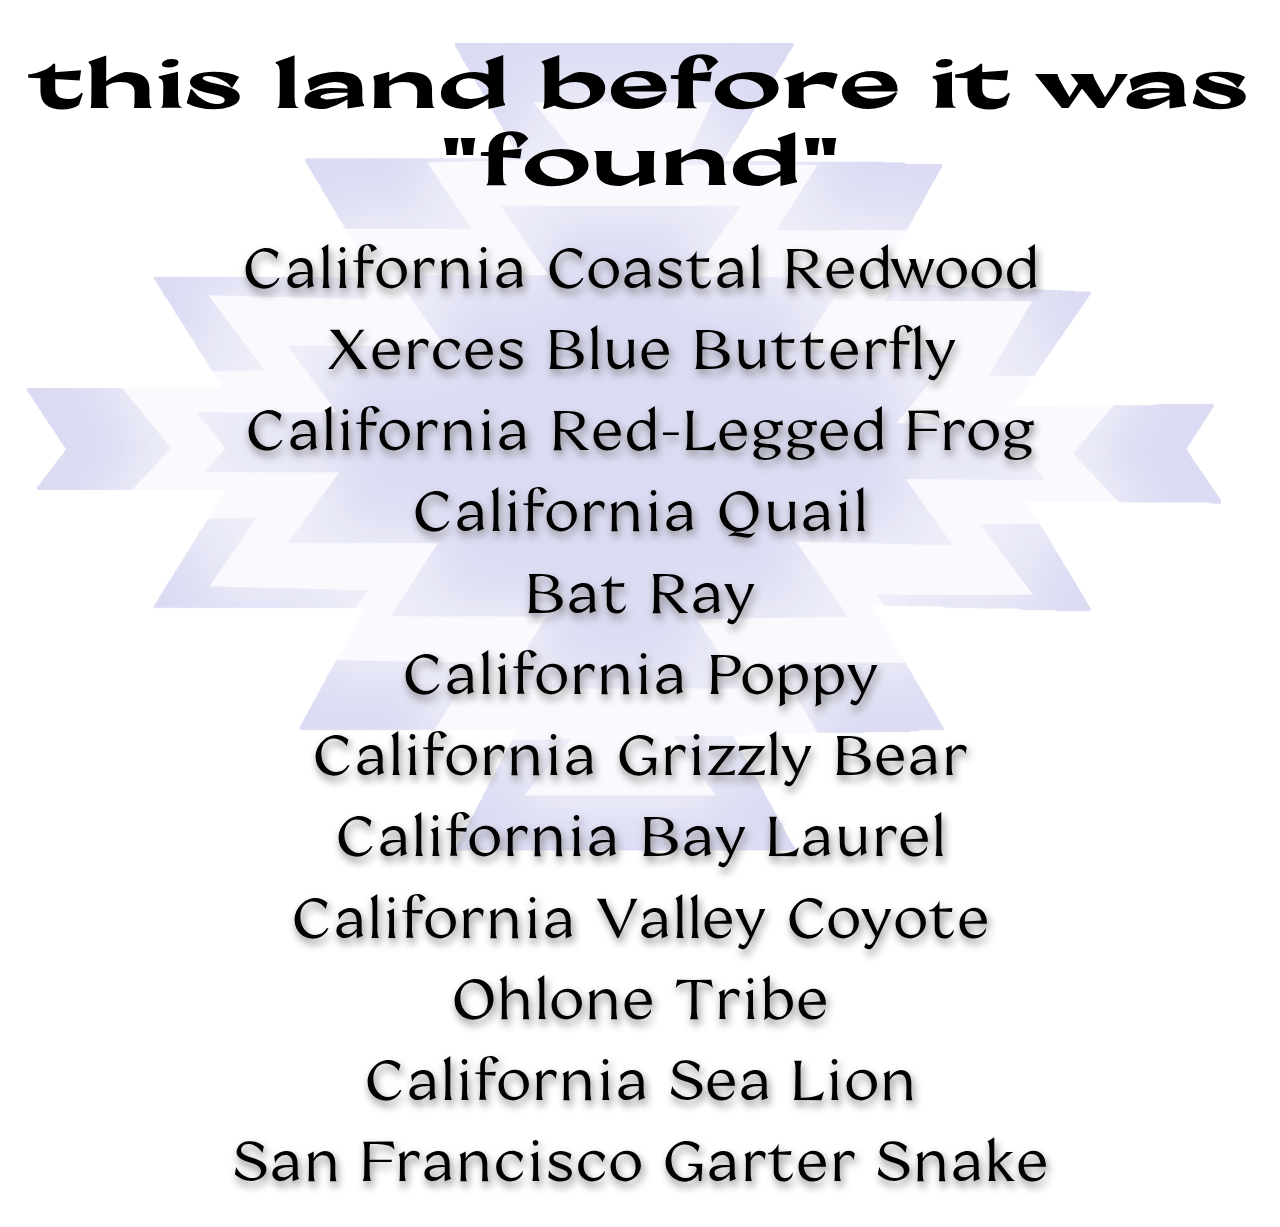
<file: index.html>
<!DOCTYPE html>
<html lang="en" dir="ltr">
  <head>
    <meta charset="utf-8">
    <link rel="stylesheet" href="CSS/style.css">
    <title>this land before</title>
  </head>
  <body>
  <img class="BG" src="img/bg2.png" alt="">

    <div id="container">
        <h1>this land before it was "found"</h1>
      <p><a class="RedwoodLink" href="pages/redwood.html"> California Coastal Redwood </a></p>
      <p><a class="XercesLink" href="pages/xerces.html"> Xerces Blue Butterfly</a></p>
<p><a class="FrogLink" href="pages/frog.html"> California Red-Legged Frog </a></p>
<p><a class="QuailLink" href="pages/quail.html">California Quail </a></p>
<p><a class="RayLink" href="pages/ray.html"> Bat Ray</a></p>
<p><a class="PoppyLink" href="pages/poppy.html"> California Poppy</a></p>
  <p><a class="GrizzlyLink" href="pages/grizzly.html"> California Grizzly Bear </a></p>
  <p><a class="LaurelLink" href="pages/laurel.html"> California Bay Laurel </a></p>
  <p><a class="CoyoteLink" href="pages/coyote.html"> California Valley Coyote </a></p>
  <p><a class="OhloneLink" href="pages/ohlone.html"> Ohlone Tribe </a></p>
  <p><a class="SealionLink" href="pages/sealion.html"> California Sea Lion </a></p>
  <p><a class="SnakeLink" href="pages/snake.html"> San Francisco Garter Snake </a></p>
    </div>
  </body>
</html>
</file>
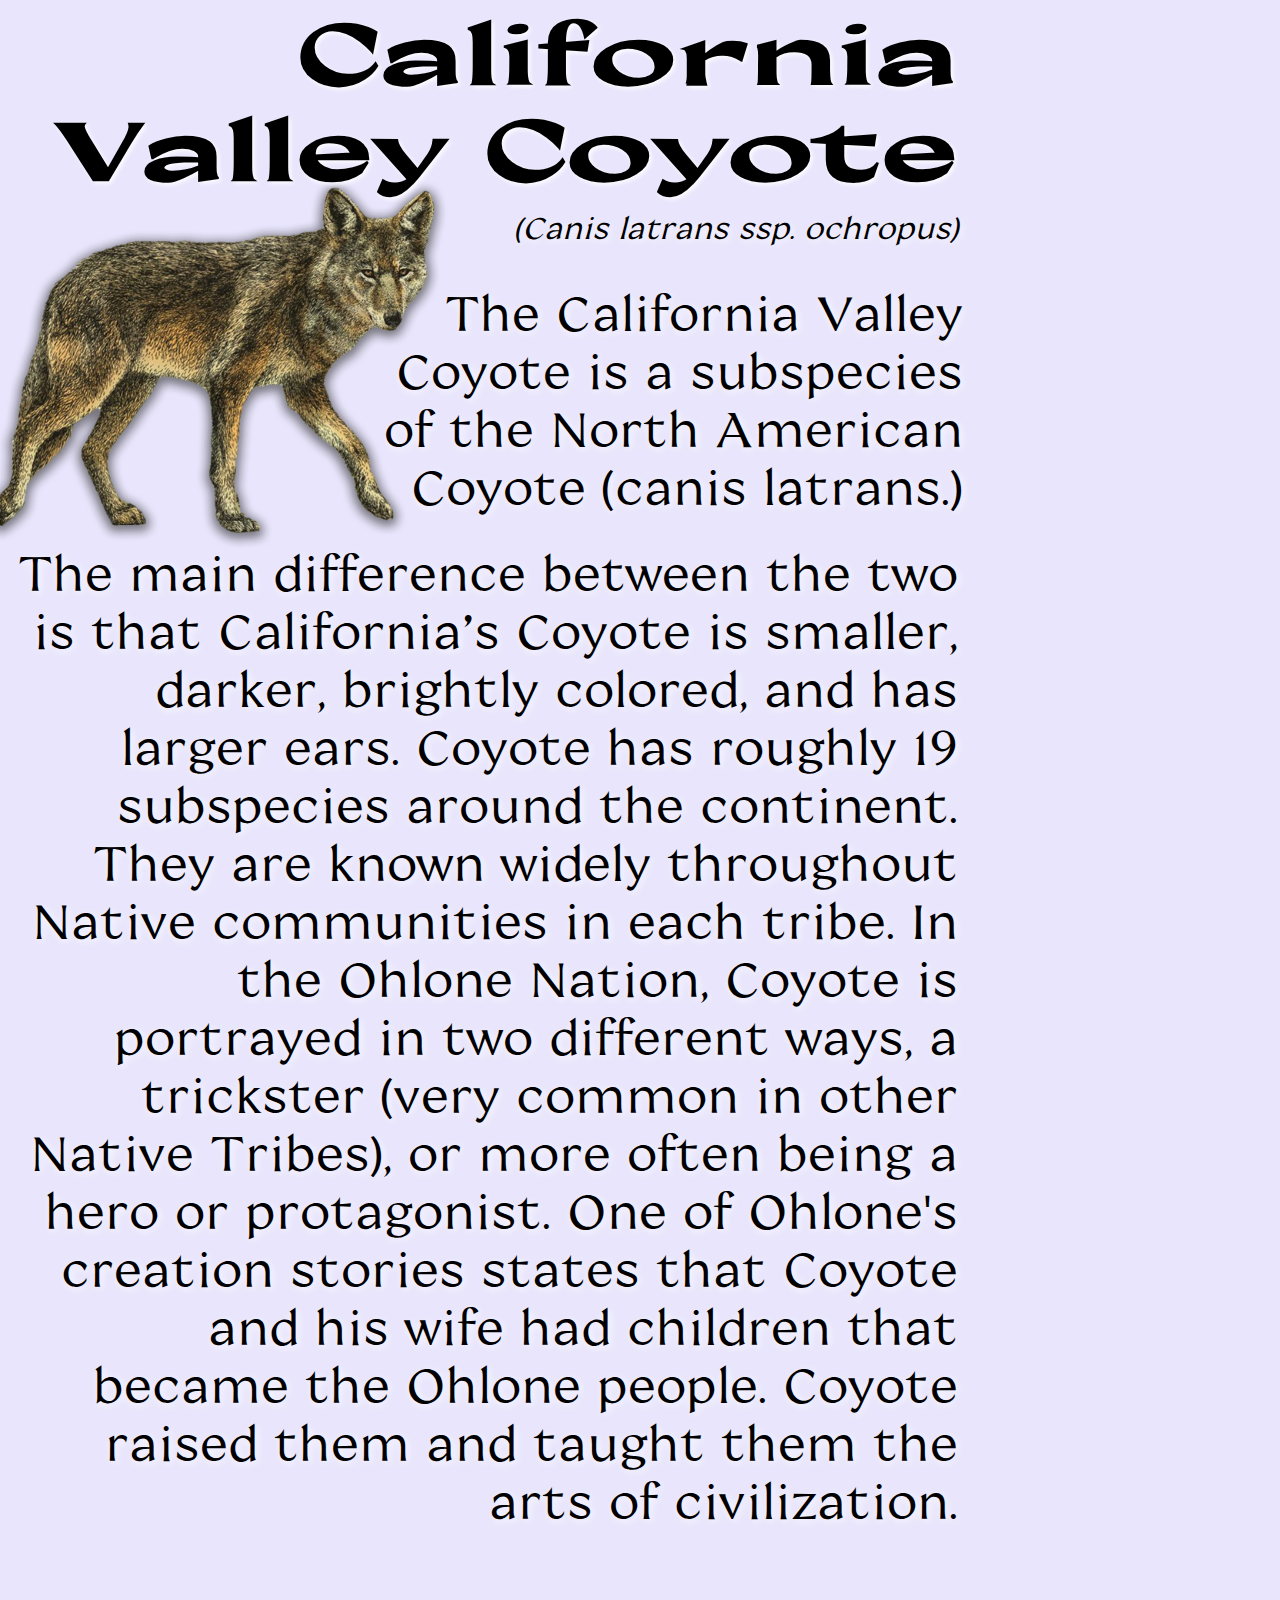
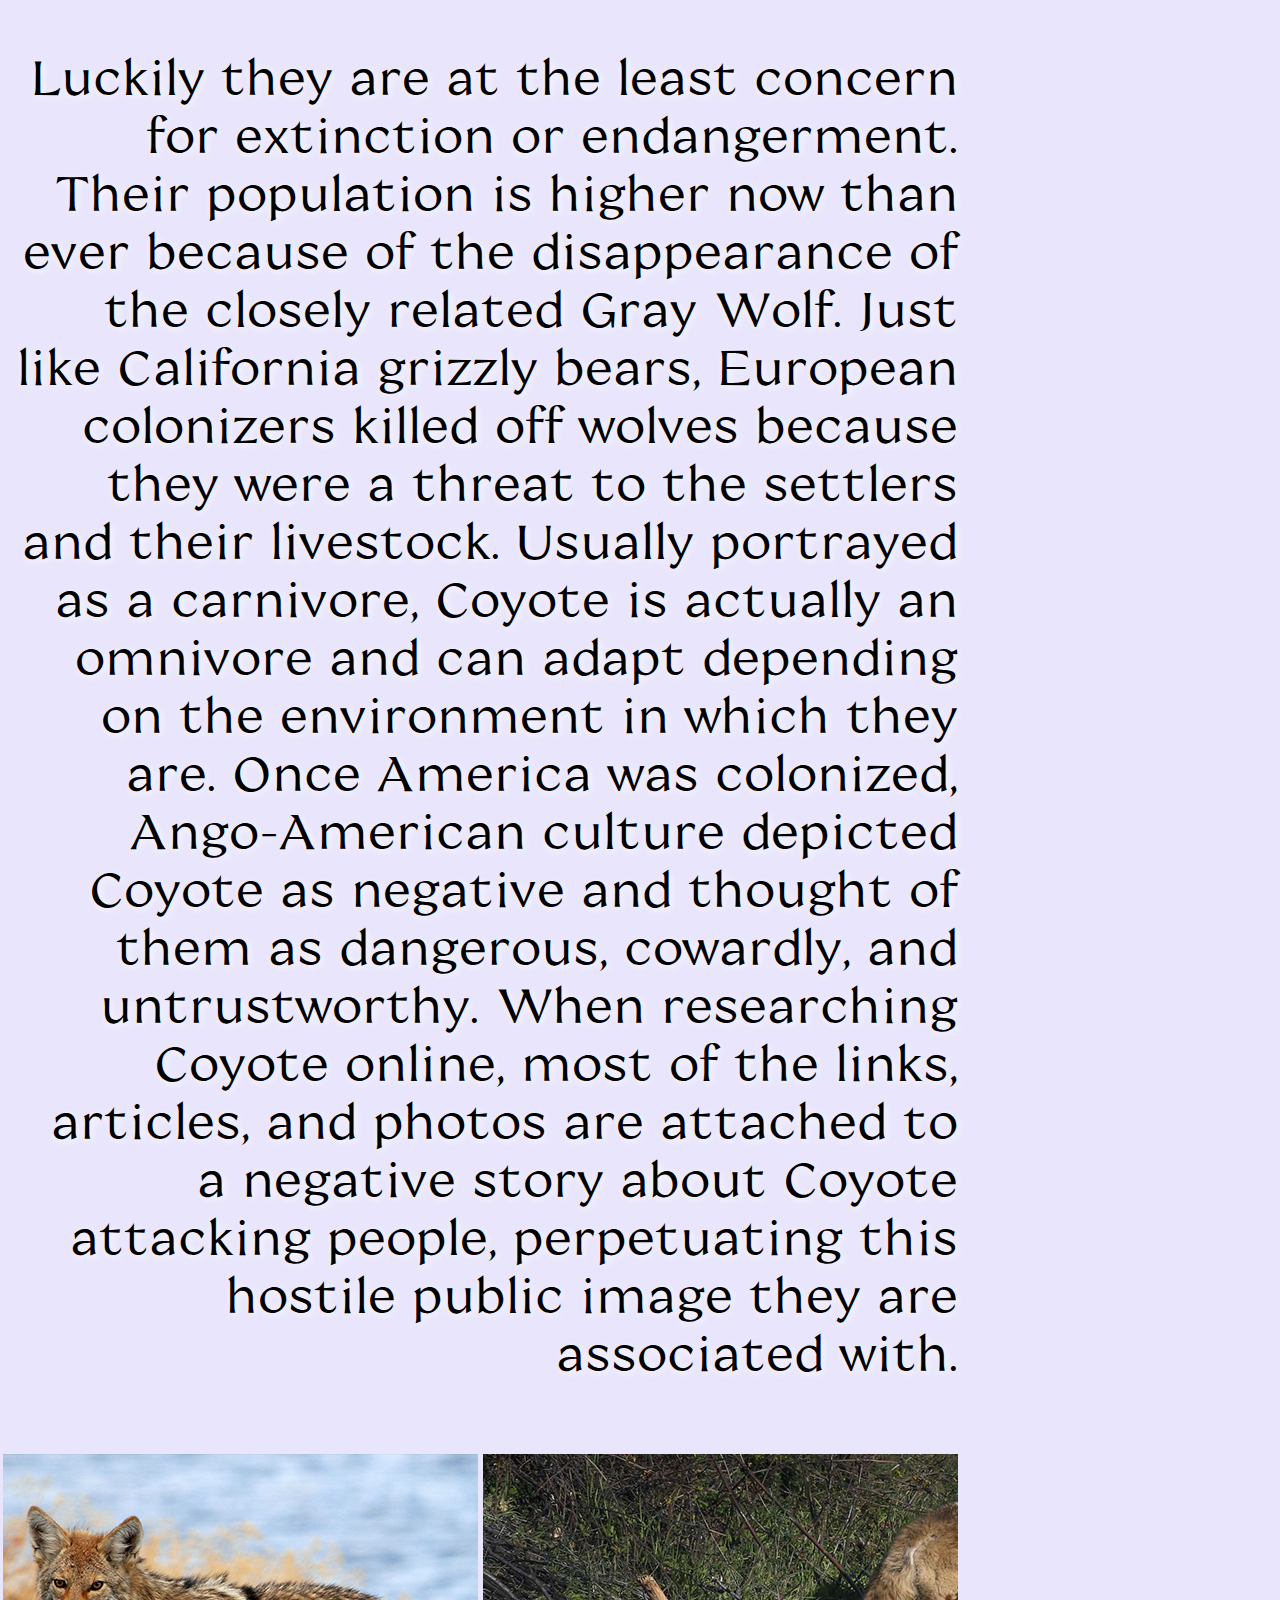
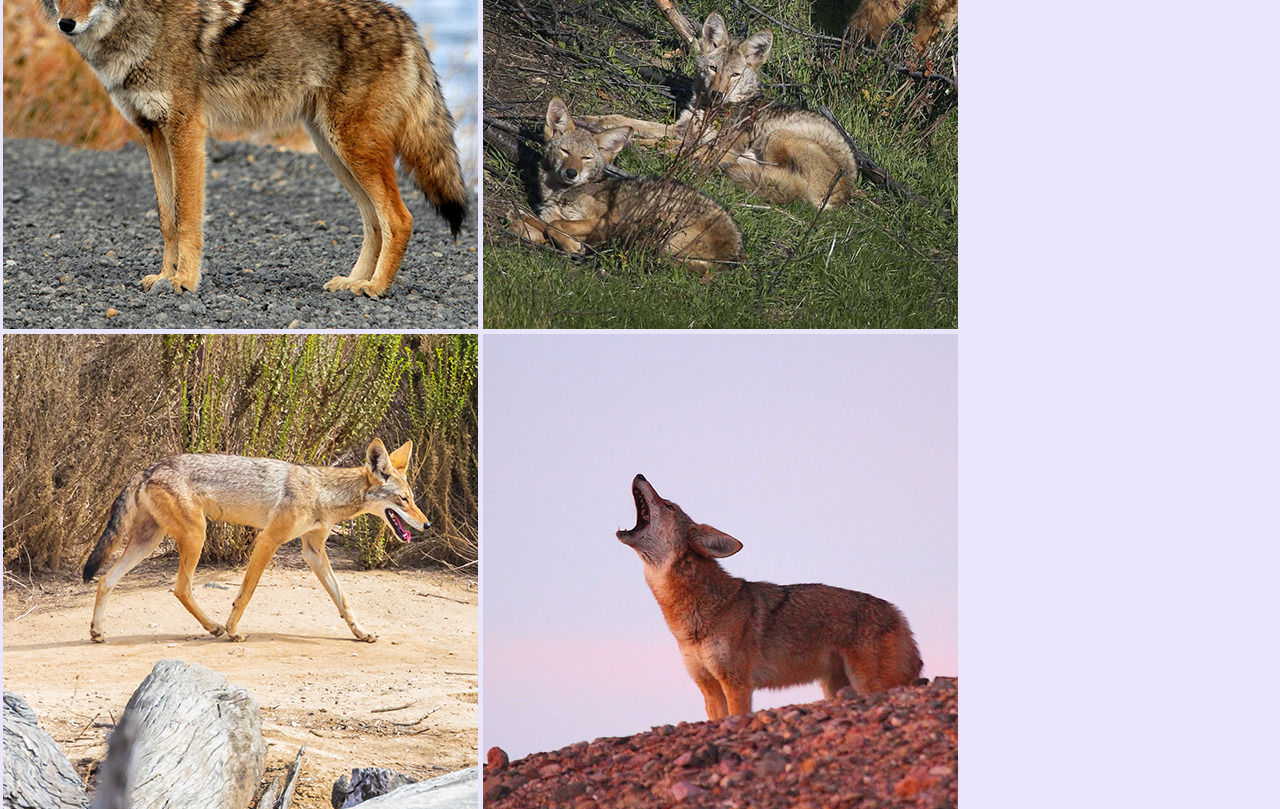
<file: pages/coyote.html>
<!DOCTYPE html>
<html>
  <head>
    <meta charset="utf-8" />
    <title></title>
    <link rel="stylesheet" href="../CSS/coyote.css" />
  </head>
  <body>
    <div id="container">
      <div class="H1">
        <h1>California Valley Coyote</h1>
      </div>
      <p class="p1">(Canis latrans ssp. ochropus)</p>
      <p class="p2">
        The California Valley Coyote is a subspecies of the North American
        Coyote (canis latrans.)
      </p>
      <p class="p3">
        The main difference between the two is that California’s Coyote is
        smaller, darker, brightly colored, and has larger ears. Coyote has
        roughly 19 subspecies around the continent. They are known widely
        throughout Native communities in each tribe. In the Ohlone Nation,
        Coyote is portrayed in two different ways, a trickster (very common in
        other Native Tribes), or more often being a hero or protagonist. One of
        Ohlone's creation stories states that Coyote and his wife had children
        that became the Ohlone people. Coyote raised them and taught them the
        arts of civilization.
      </p>
      <p class="p4">
        Luckily they are at the least concern for extinction or endangerment.
        Their population is higher now than ever because of the disappearance of
        the closely related Gray Wolf. Just like California grizzly bears,
        European colonizers killed off wolves because they were a threat to the
        settlers and their livestock. Usually portrayed as a carnivore, Coyote
        is actually an omnivore and can adapt depending on the environment in
        which they are. Once America was colonized, Ango-American culture
        depicted Coyote as negative and thought of them as dangerous, cowardly,
        and untrustworthy. When researching Coyote online, most of the links,
        articles, and photos are attached to a negative story about Coyote
        attacking people, perpetuating this hostile public image they are
        associated with.
      </p>
    </div>
    <img class="img" src="../img/coyote/coyote.png" alt="" />
    <div id="container2">
      <img class="img1" src="../img/coyote/coyote1.png" alt="" />
      <img class="img2" src="../img/coyote/coyote2.png" alt="" />
      <img class="img3" src="../img/coyote/coyote3.png" alt="" />
      <img class="img4" src="../img/coyote/coyote4.png" alt="" />
      <a
        href="https://anti-rocker.github.io/This-land-before-it-was-found/"
        class="link"
      ></a>
    </div>
  </body>
</html>
</file>
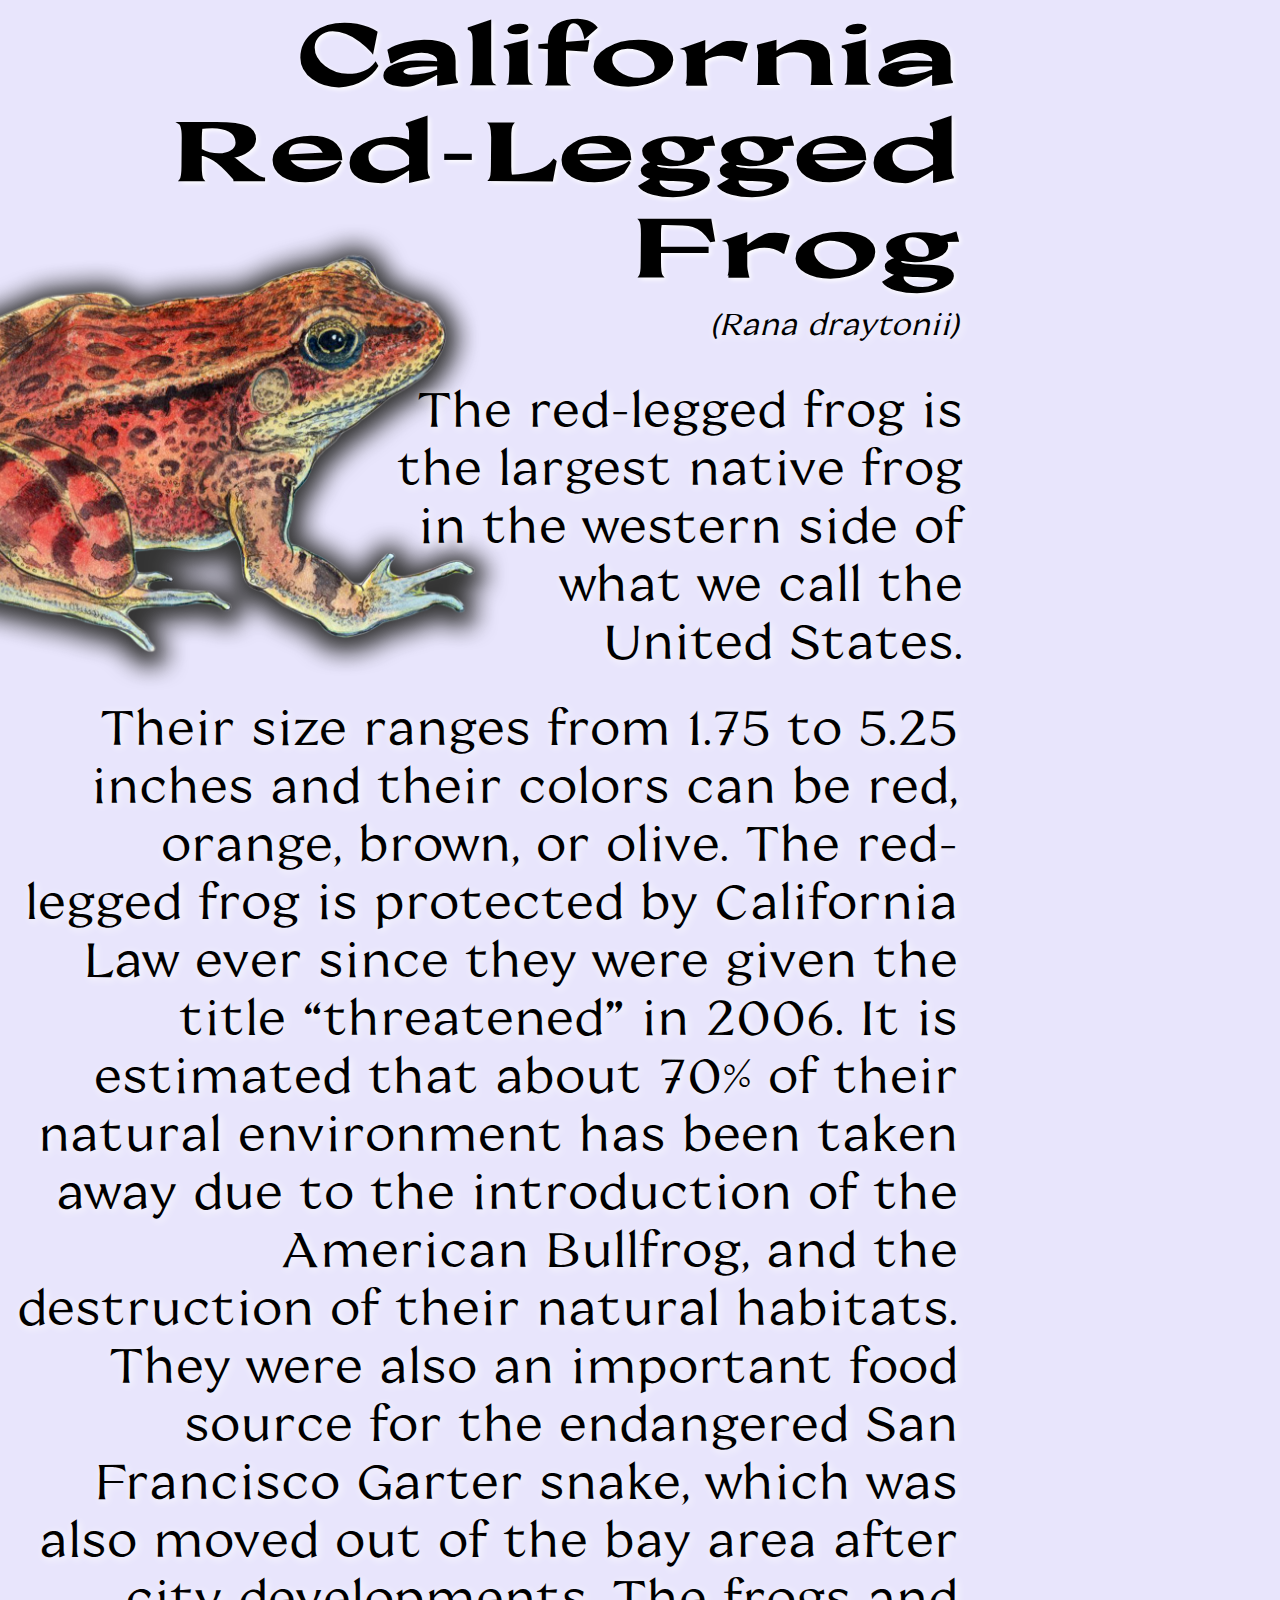
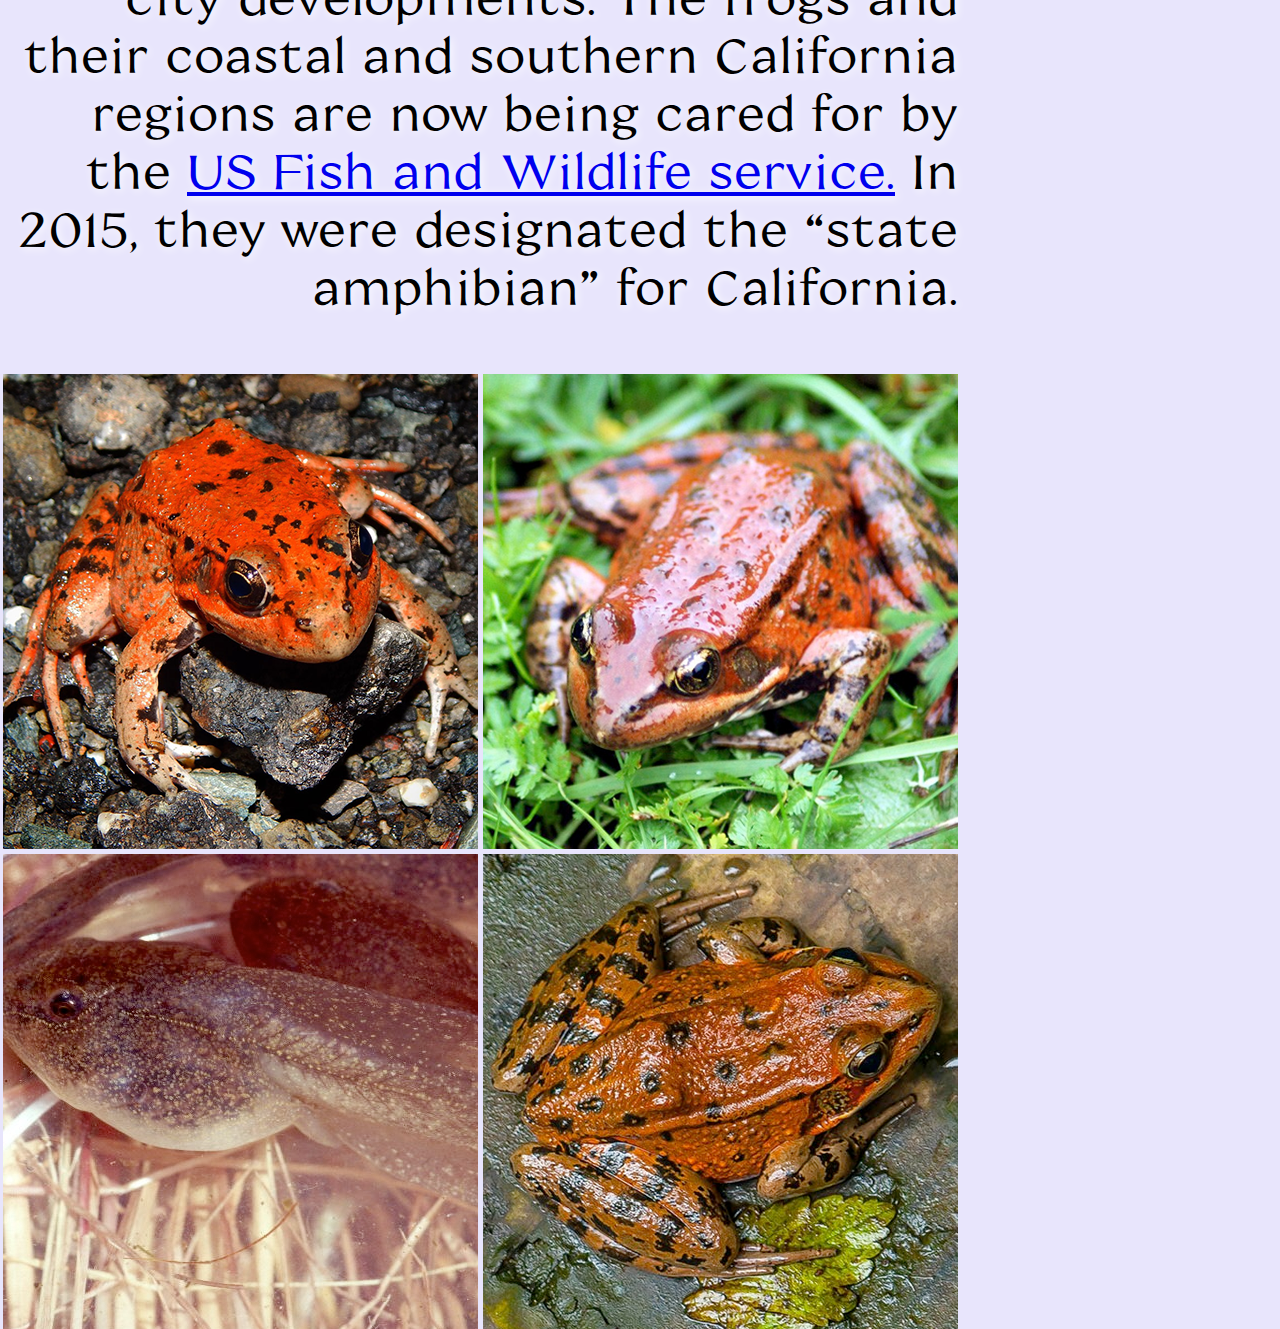
<file: pages/frog.html>
<!DOCTYPE html>
<html>
  <head>
    <meta charset="utf-8">
    <title></title>
    <link rel="stylesheet" href="../CSS/frog.css">
  </head>
  <body>
    <div id="container">
  <div class="H1">
  <h1>California Red-Legged Frog</h1></div>
  <p class="p1">(Rana draytonii)</p>
  <p class="p2"> The red-legged frog is the largest native frog in the western side of what we call the United States.
    </p>
  <p class="p3"> Their size ranges from 1.75 to 5.25 inches and their colors can be red, orange, brown, or olive. The red-legged frog is protected by California Law ever since they were given the title “threatened” in 2006.
     It is estimated that about 70% of their natural environment has been taken away due to the
    introduction of the American Bullfrog, and the destruction of their natural habitats.
    They were also an important food source for the endangered San Francisco Garter snake, which was also moved out of the bay area after city developments.
     The frogs and their coastal and southern California regions are now being cared for by the <a href="https://www.fws.gov/">US Fish and Wildlife service.</a>
     In 2015, they were designated the “state amphibian” for California.
  </p>
  </div>

  <img class="frog" src="../img/frog/frog.png" alt="">
  <div id="container2">
  <img class="frog1" src="../img/frog/frog1.png" alt="">
  <img class="frog2" src="../img/frog/frog2.png" alt="">
  <img class="frog3" src="../img/frog/frog3.png" alt="">
  <img class="frog4" src="../img/frog/frog4.png" alt="">
  </div>
  </body>
</html>
</file>
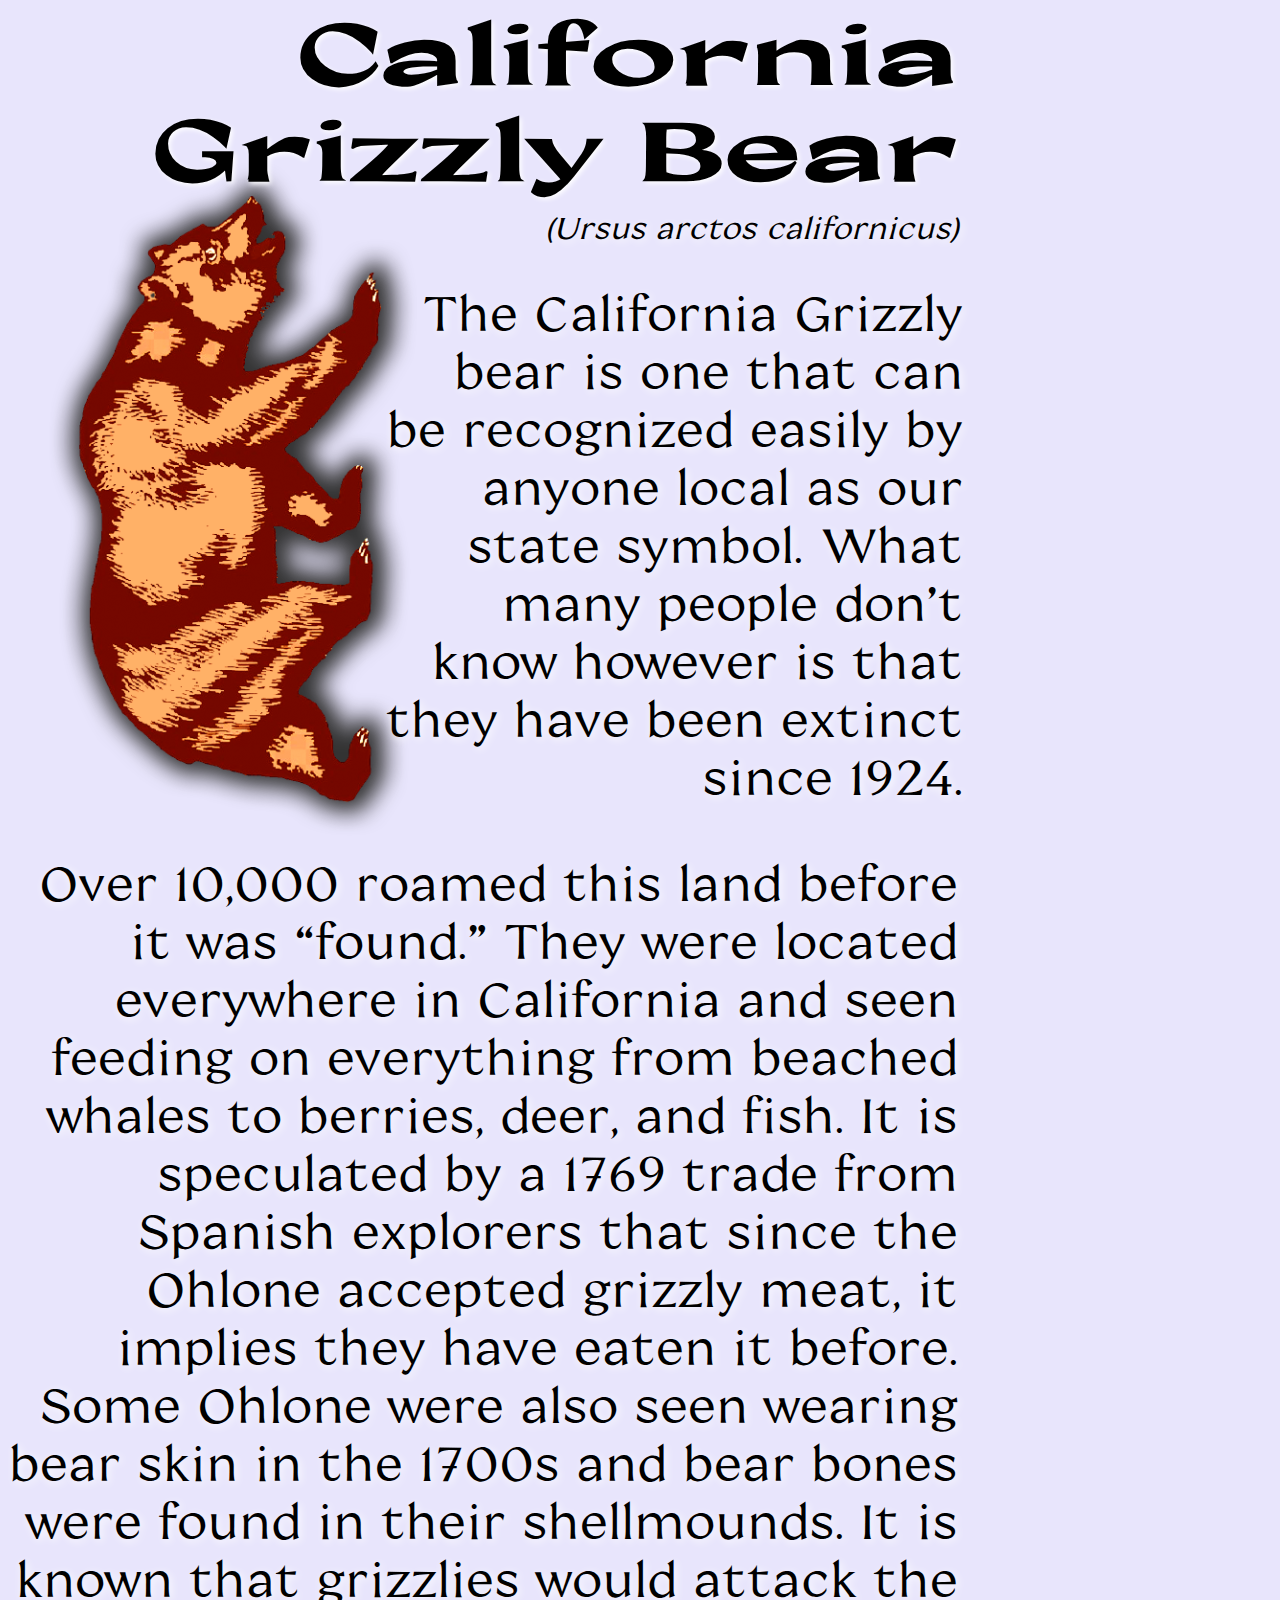
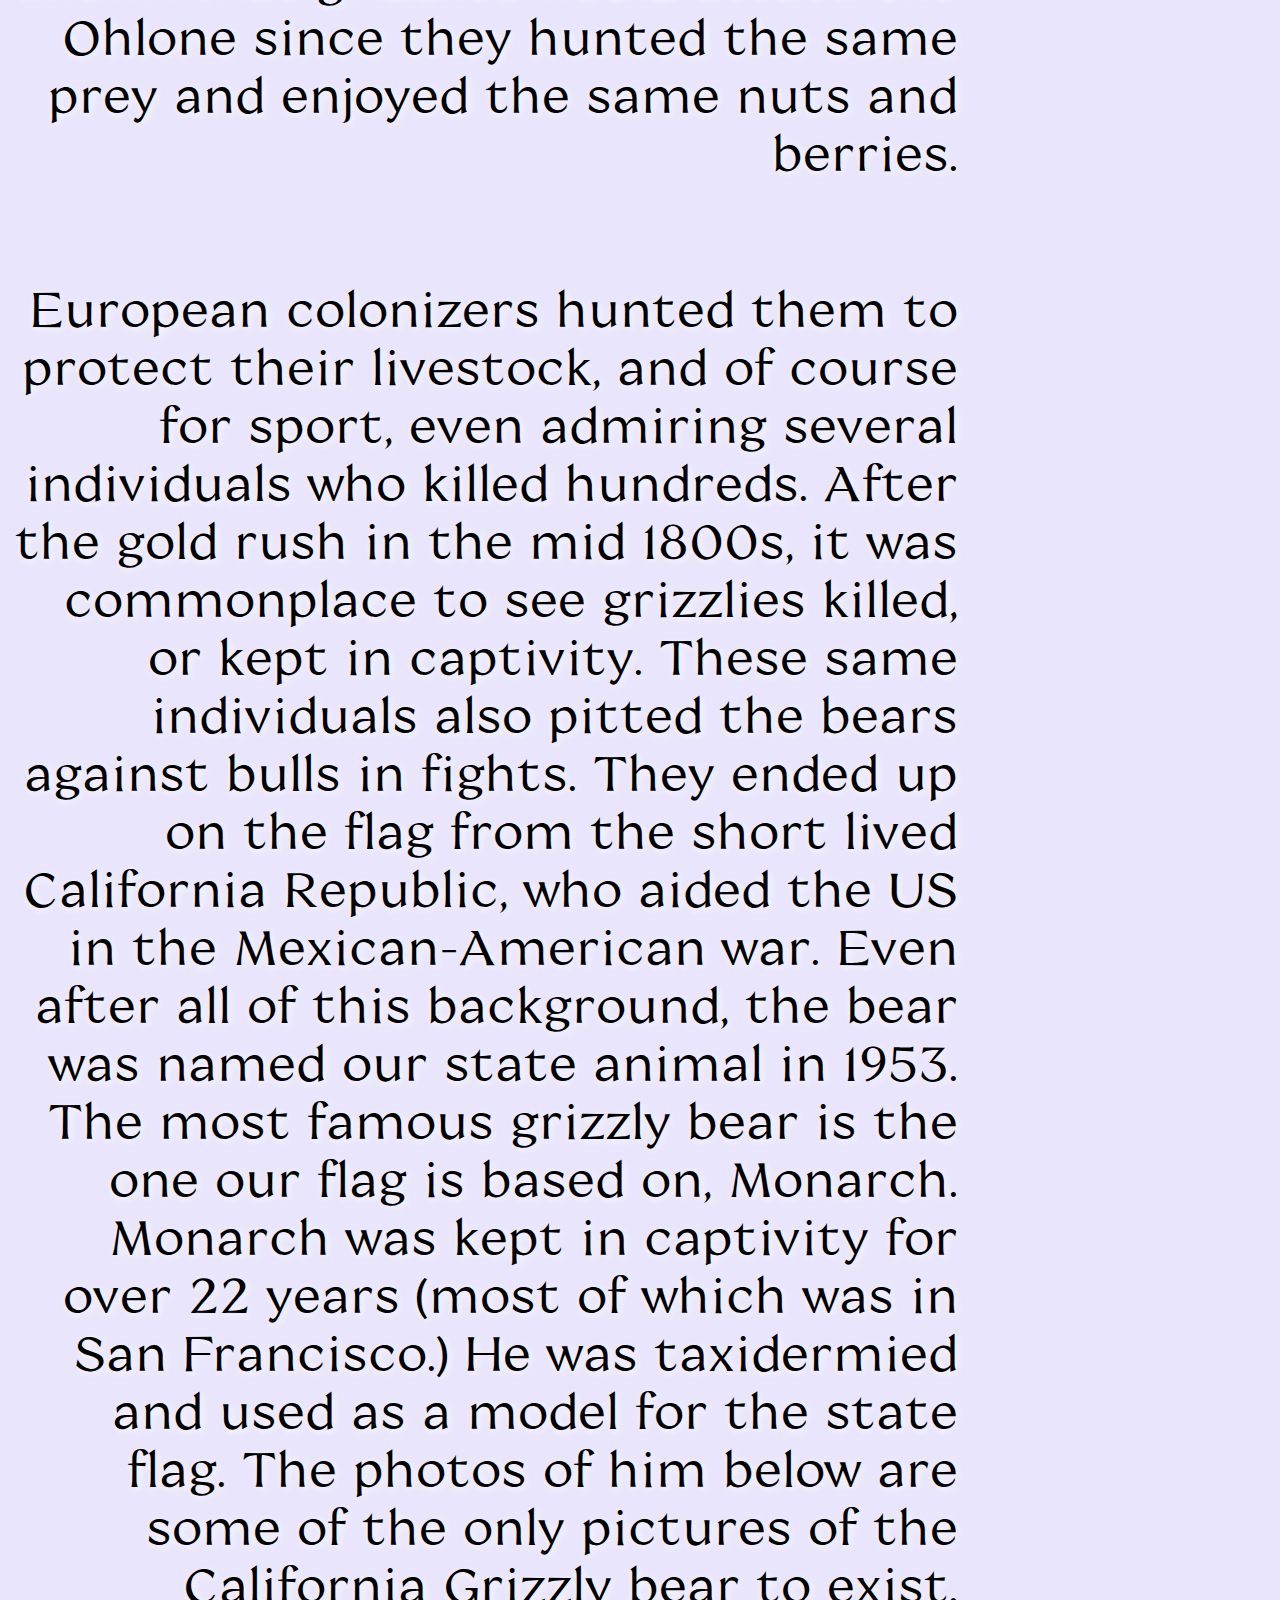
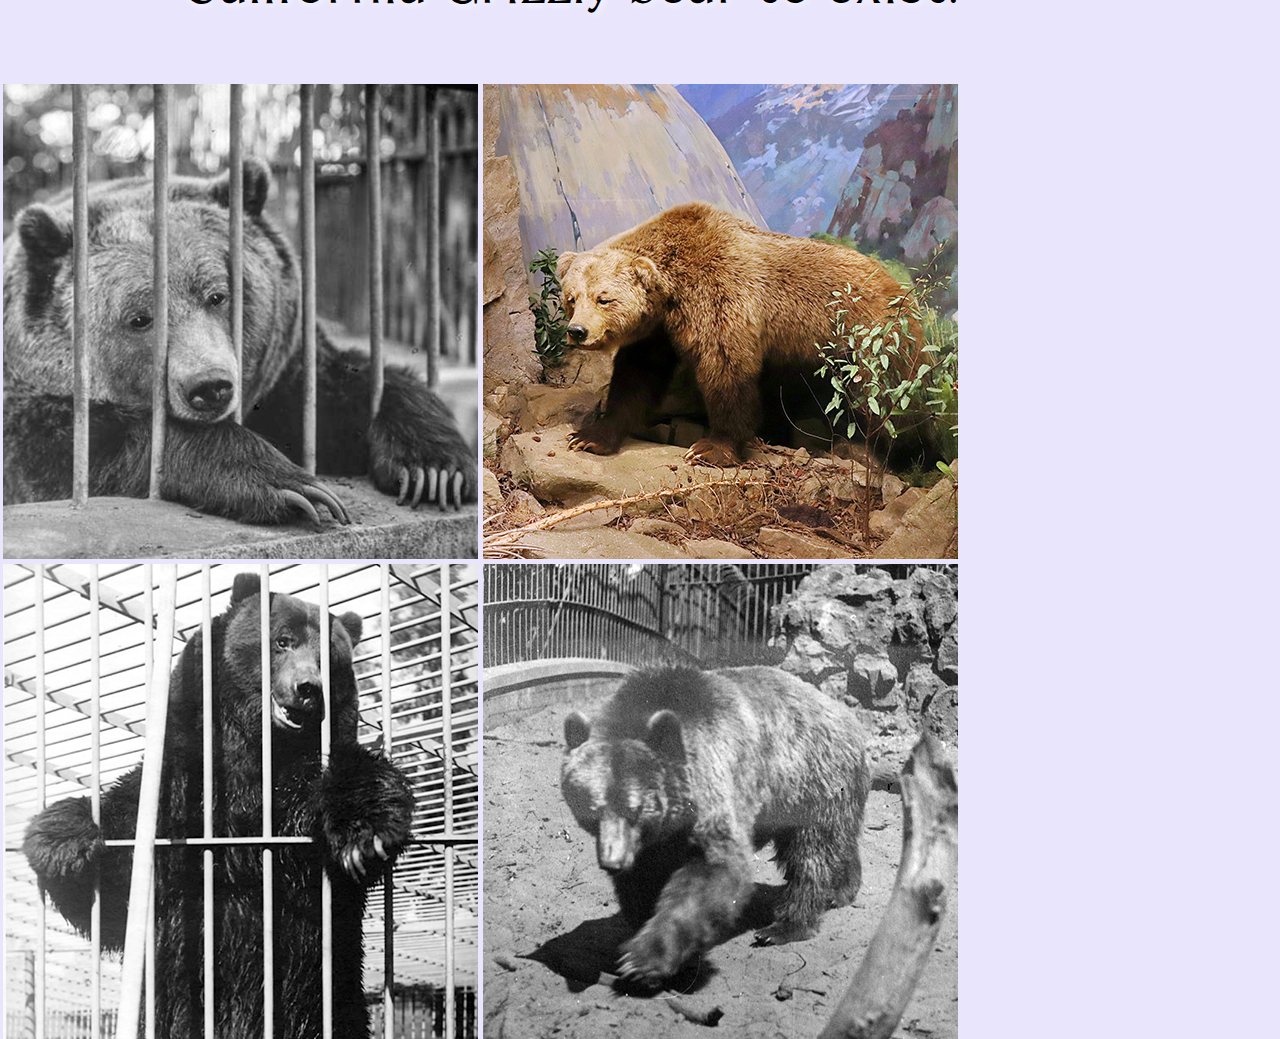
<file: pages/grizzly.html>
<!DOCTYPE html>
<html>
  <head>
    <meta charset="utf-8" />
    <title></title>
    <link rel="stylesheet" href="../CSS/grizzly.css" />
  </head>
  <body>
    <div id="container">
      <div class="H1">
        <h1>California Grizzly Bear</h1>
      </div>
      <p class="p1">(Ursus arctos californicus)</p>
      <p class="p2">
        The California Grizzly bear is one that can be recognized easily by
        anyone local as our state symbol. What many people don’t know however is
        that they have been extinct since 1924.
      </p>
      <p class="p3">
        Over 10,000 roamed this land before it was “found.” They were located
        everywhere in California and seen feeding on everything from beached
        whales to berries, deer, and fish. It is speculated by a 1769 trade from
        Spanish explorers that since the Ohlone accepted grizzly meat, it
        implies they have eaten it before. Some Ohlone were also seen wearing
        bear skin in the 1700s and bear bones were found in their shellmounds.
        It is known that grizzlies would attack the Ohlone since they hunted the
        same prey and enjoyed the same nuts and berries.
      </p>
      <p class="p4">
        European colonizers hunted them to protect their livestock, and of
        course for sport, even admiring several individuals who killed hundreds.
        After the gold rush in the mid 1800s, it was commonplace to see
        grizzlies killed, or kept in captivity. These same individuals also
        pitted the bears against bulls in fights. They ended up on the flag from
        the short lived California Republic, who aided the US in the
        Mexican-American war. Even after all of this background, the bear was
        named our state animal in 1953. The most famous grizzly bear is the one
        our flag is based on, Monarch. Monarch was kept in captivity for over 22
        years (most of which was in San Francisco.) He was taxidermied and used
        as a model for the state flag. The photos of him below are some of the
        only pictures of the California Grizzly bear to exist.
      </p>
    </div>
    <img class="img" src="../img/grizzly/bear.png" alt="" />
    <div id="container2">
      <img class="img1" src="../img/grizzly/bear1.png" alt="" />
      <img class="img2" src="../img/grizzly/bear2.png" alt="" />
      <img class="img3" src="../img/grizzly/bear3.png" alt="" />
      <img class="img4" src="../img/grizzly/bear4.png" alt="" />
      <a
        href="https://anti-rocker.github.io/This-land-before-it-was-found/"
        class="link"
      ></a>
    </div>
  </body>
</html>
</file>
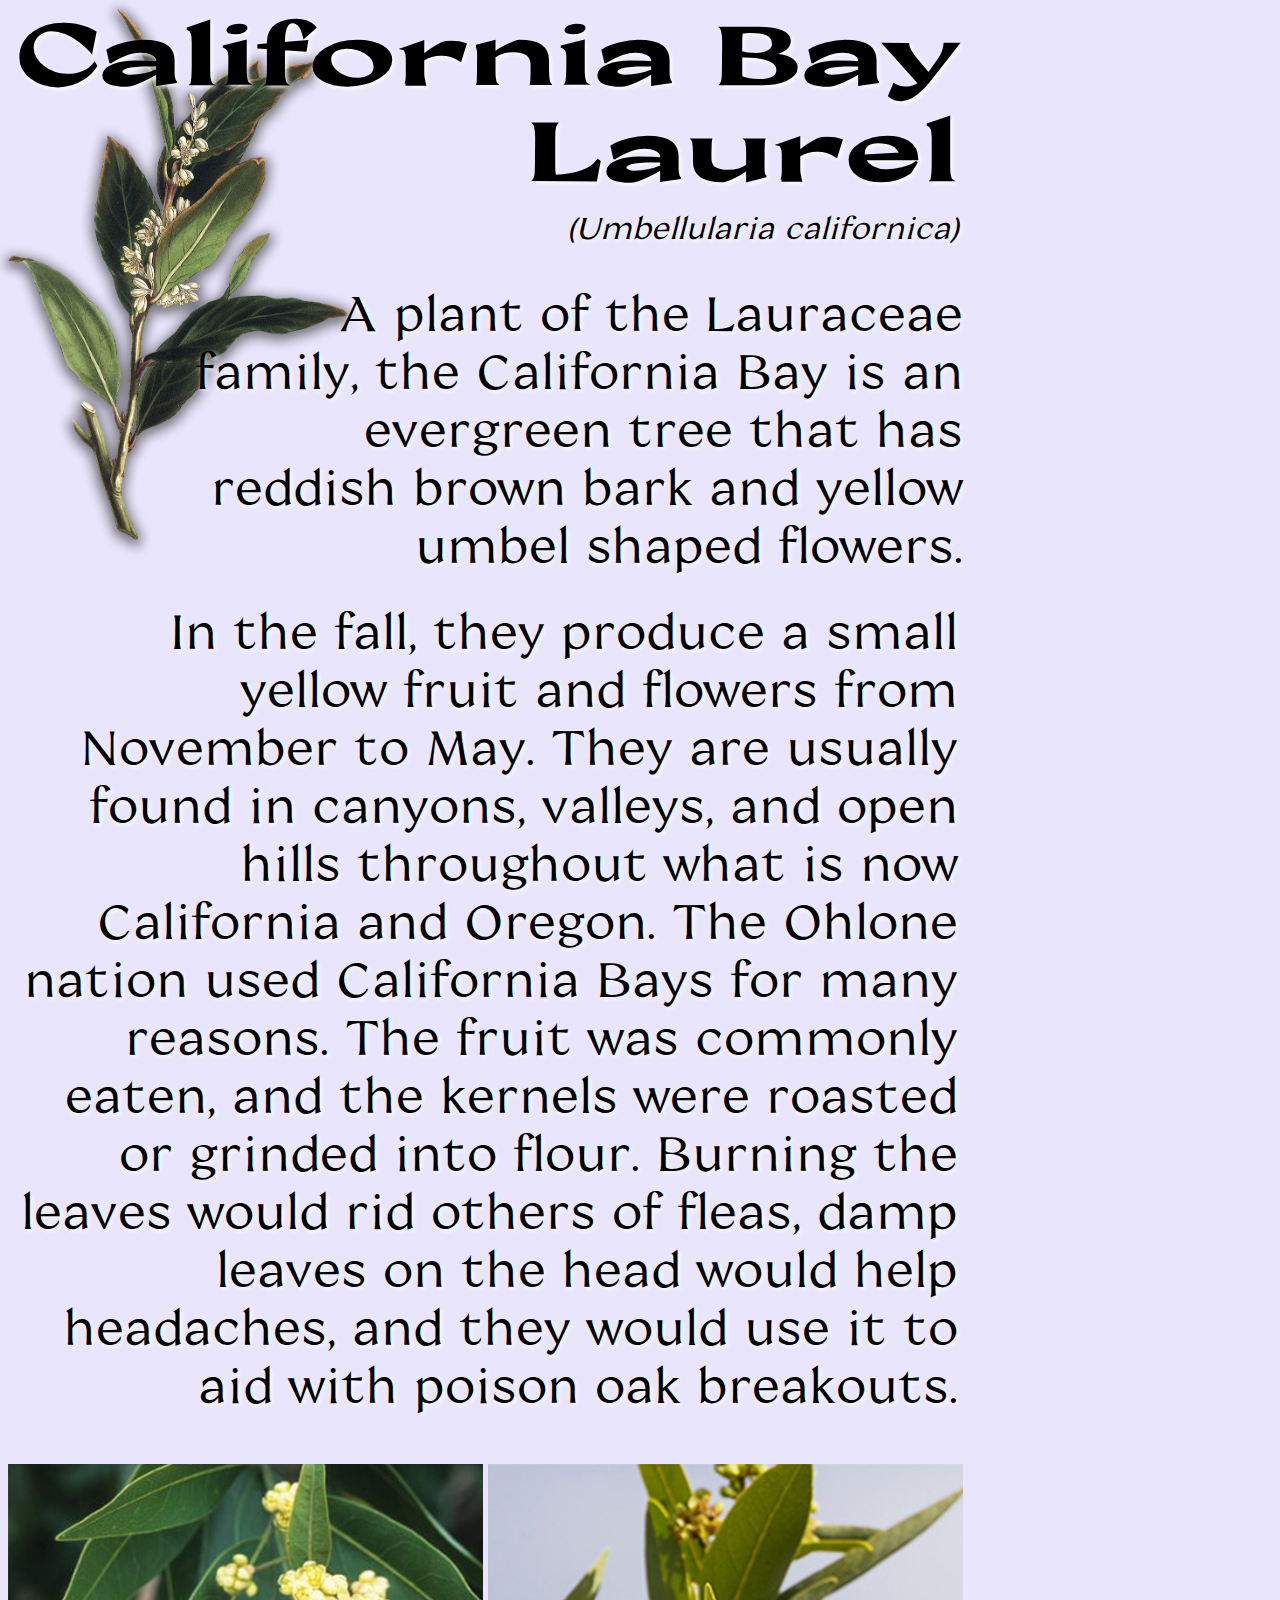
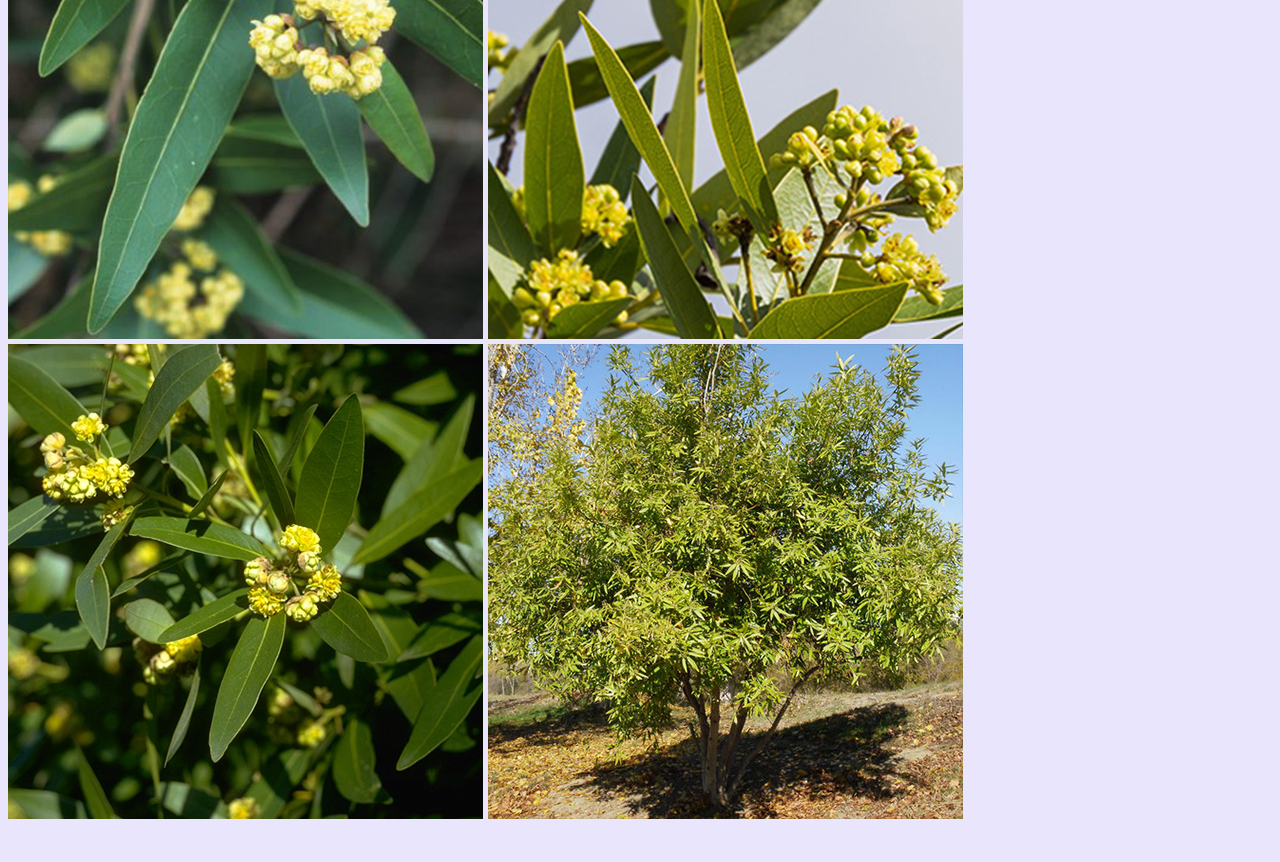
<file: pages/laurel.html>
<!DOCTYPE html>
<html>
  <head>
    <meta charset="utf-8">
    <title></title>
    <link rel="stylesheet" href="../CSS/laurel.css">
  </head>
  <body>
    <div id="container">
<div class="laurelH1">
<h1>California
Bay Laurel</h1></div>
<p class="p1">(Umbellularia californica)</p>
<p class="p2"> A plant of the Lauraceae family, the California Bay is an evergreen tree that has reddish brown bark and yellow umbel shaped flowers.</p>
<p class="p3"> In the fall, they produce a small yellow fruit and flowers from November to May. They are usually found in canyons, valleys, and open hills throughout what is now California and Oregon. The Ohlone nation used California Bays for many reasons. The fruit was commonly eaten, and the kernels were roasted or grinded into flour. Burning the leaves would rid others of fleas, damp leaves on the head would help headaches, and they would use it to aid with poison oak breakouts.</p>
</div>

<img class="laurel" src="../img/laurel/laurel.png" alt="">
<div id="container2">
  <img class="laurel1" src="../img/laurel/laurel1.jpg" alt="">
  <img class="laurel2" src="../img/laurel/laurel2.jpg" alt="">
  <img class="laurel3" src="../img/laurel/laurel3.png" alt="">
  <img class="laurel4" src="../img/laurel/laurel4.jpg" alt="">
</div>
  </body>
</html>
</file>
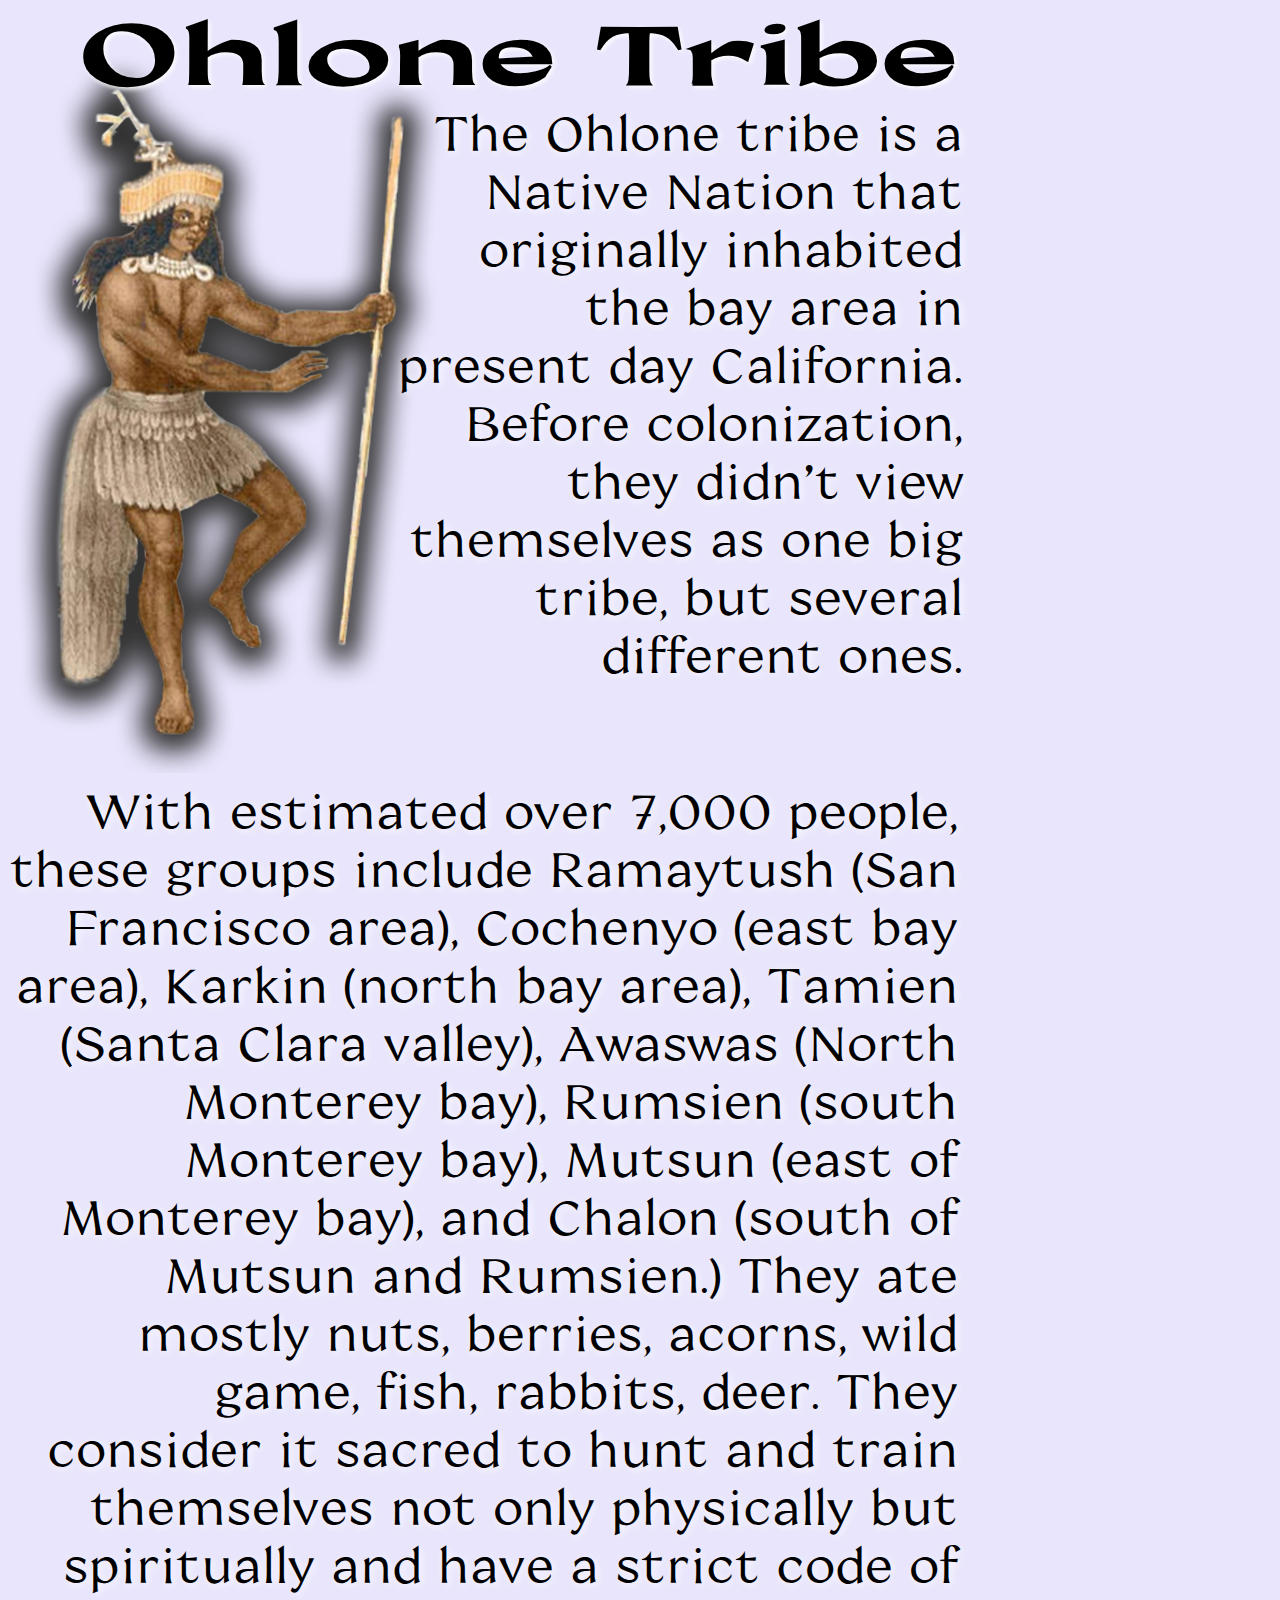
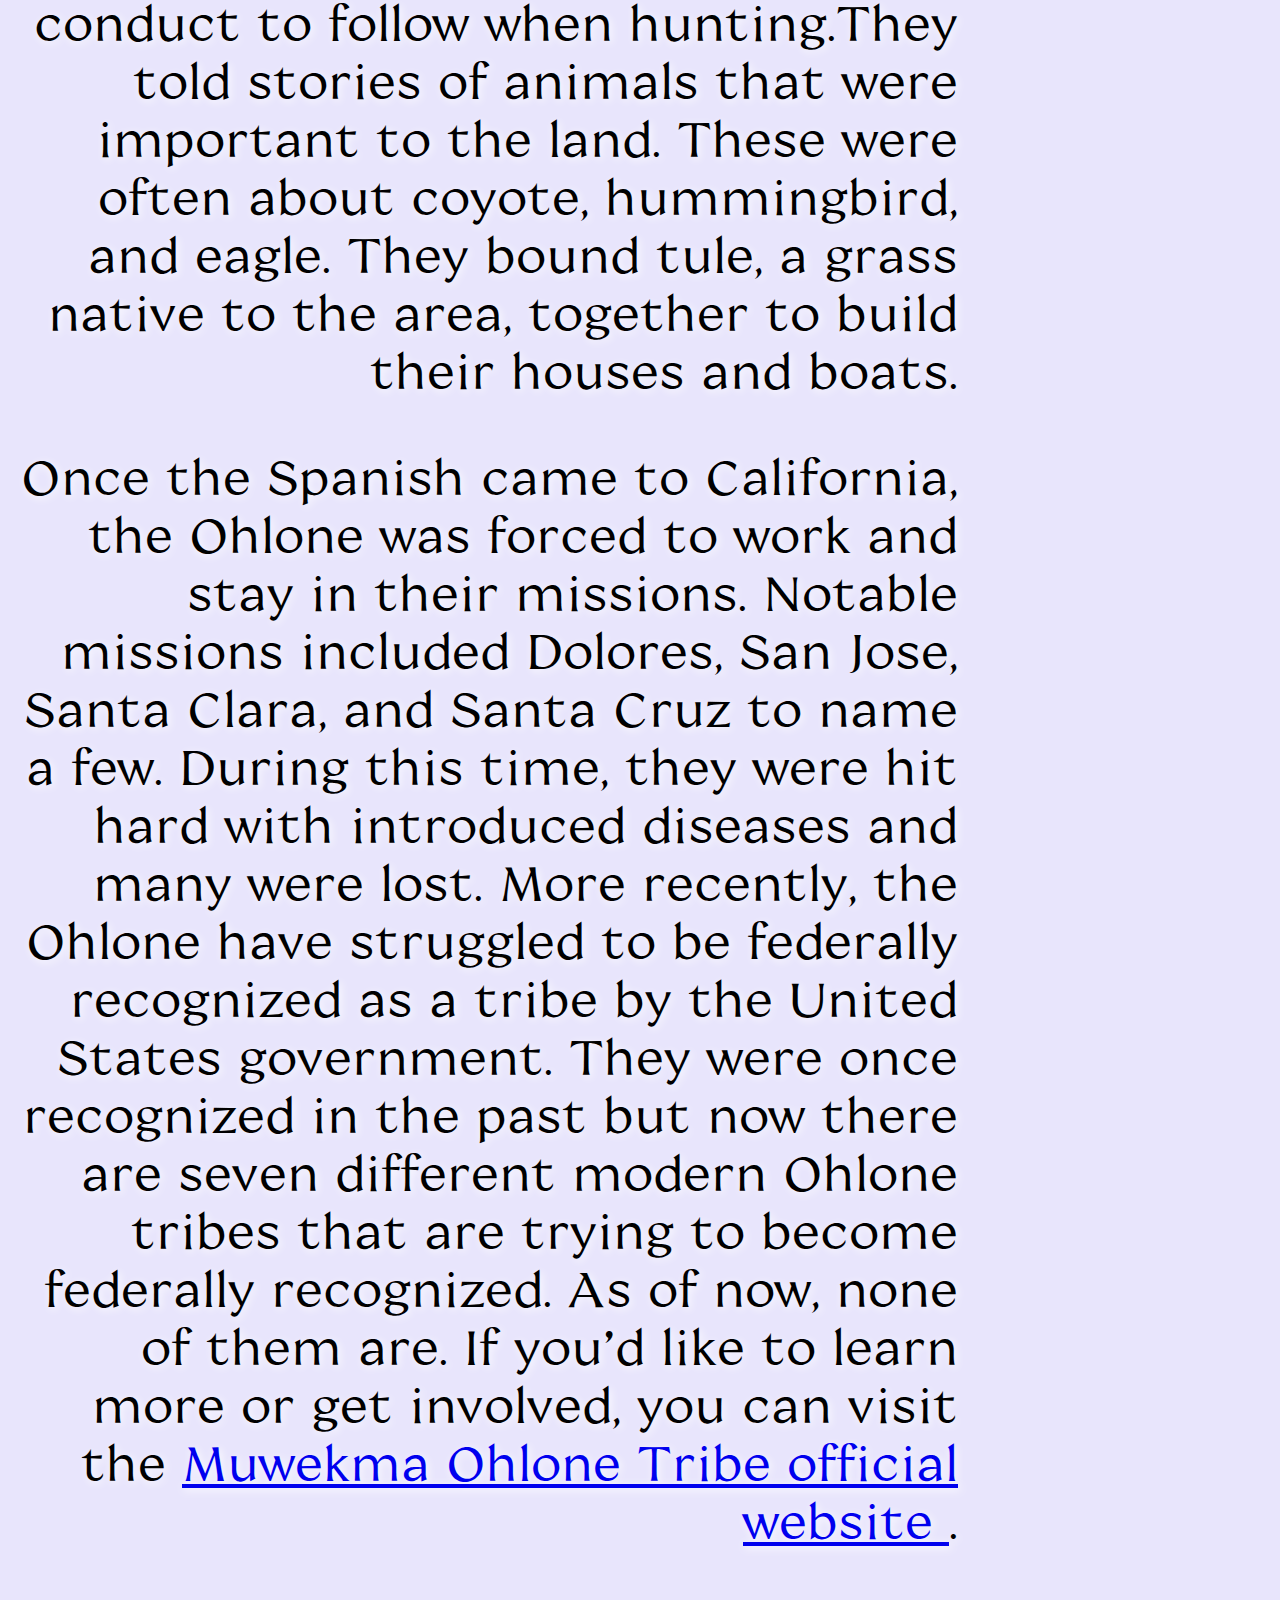
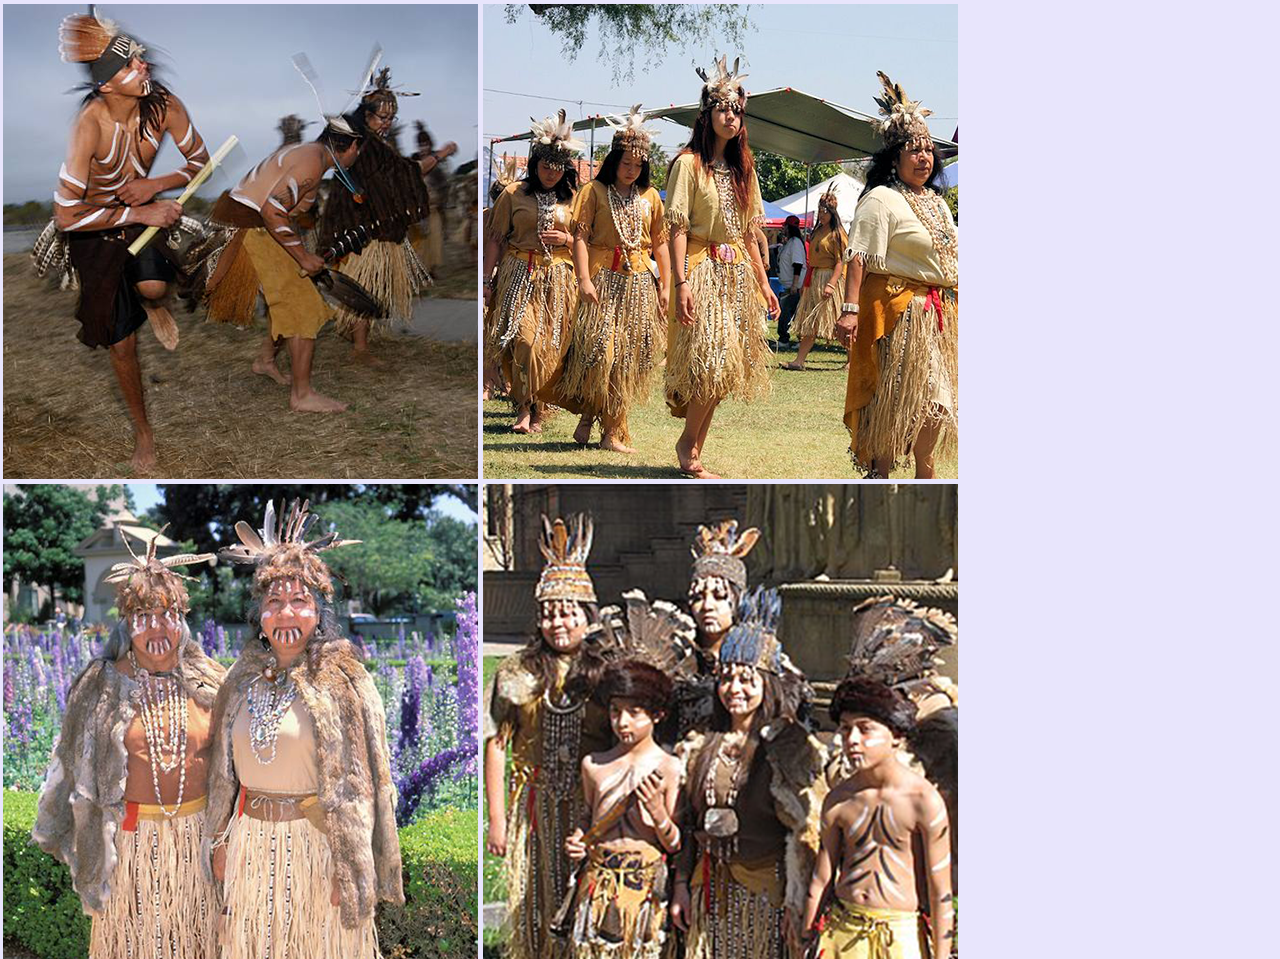
<file: pages/ohlone.html>
<!DOCTYPE html>
<html>
  <head>
    <meta charset="utf-8" />
    <title></title>
    <link rel="stylesheet" href="../CSS/ohlone.css" />
  </head>
  <body>
    <div id="container">
      <div class="H1">
        <h1>Ohlone Tribe</h1>
      </div>
      <!-- <p class="p1">(Ursus arctos californicus)</p> -->
      <p class="p2">
        The Ohlone tribe is a Native Nation that originally inhabited the bay area in present day California. Before colonization, they didn’t view themselves as one big tribe, but several different ones.
      </p>
      <p class="p3">
        With estimated over 7,000 people, these groups include Ramaytush (San Francisco area), Cochenyo (east bay area), Karkin (north bay area), Tamien (Santa Clara valley), Awaswas (North Monterey bay), Rumsien (south Monterey bay), Mutsun (east of Monterey bay), and Chalon (south of Mutsun and Rumsien.) They ate mostly nuts, berries, acorns, wild game, fish, rabbits, deer. They consider it sacred to hunt and train themselves not only physically but spiritually and have a strict code of conduct to follow when hunting.They told stories of animals that were important to the land. These were often about coyote, hummingbird, and eagle. They bound tule, a grass native to the area, together to build their houses and boats.
      </p>
      <p class="p4">
        Once the Spanish came to California, the Ohlone was forced to work and stay in their missions. Notable missions included Dolores, San Jose, Santa Clara, and Santa Cruz to name a few. During this time, they were hit hard with introduced diseases and many were lost. More recently, the Ohlone have struggled to be federally recognized as a tribe by the United States government. They were once recognized in the past but now there are seven different modern Ohlone tribes that are trying to become federally recognized. As of now, none of them are. If you’d like to learn more or get involved, you can visit the <a href="http://www.muwekma.org/">Muwekma Ohlone Tribe official website </a> .

      </p>
    </div>
    <img class="img" src="../img/ohlone/ohlone.png" alt="" />
    <div id="container2">
      <img class="img1" src="../img/ohlone/ohlone1.png" alt="" />
      <img class="img2" src="../img/ohlone/ohlone2.png" alt="" />
      <img class="img3" src="../img/ohlone/ohlone3.png" alt="" />
      <img class="img4" src="../img/ohlone/ohlone4.png" alt="" />
      <a
        href="https://anti-rocker.github.io/This-land-before-it-was-found/"
        class="link"
      ></a>
    </div>
  </body>
</html>
</file>
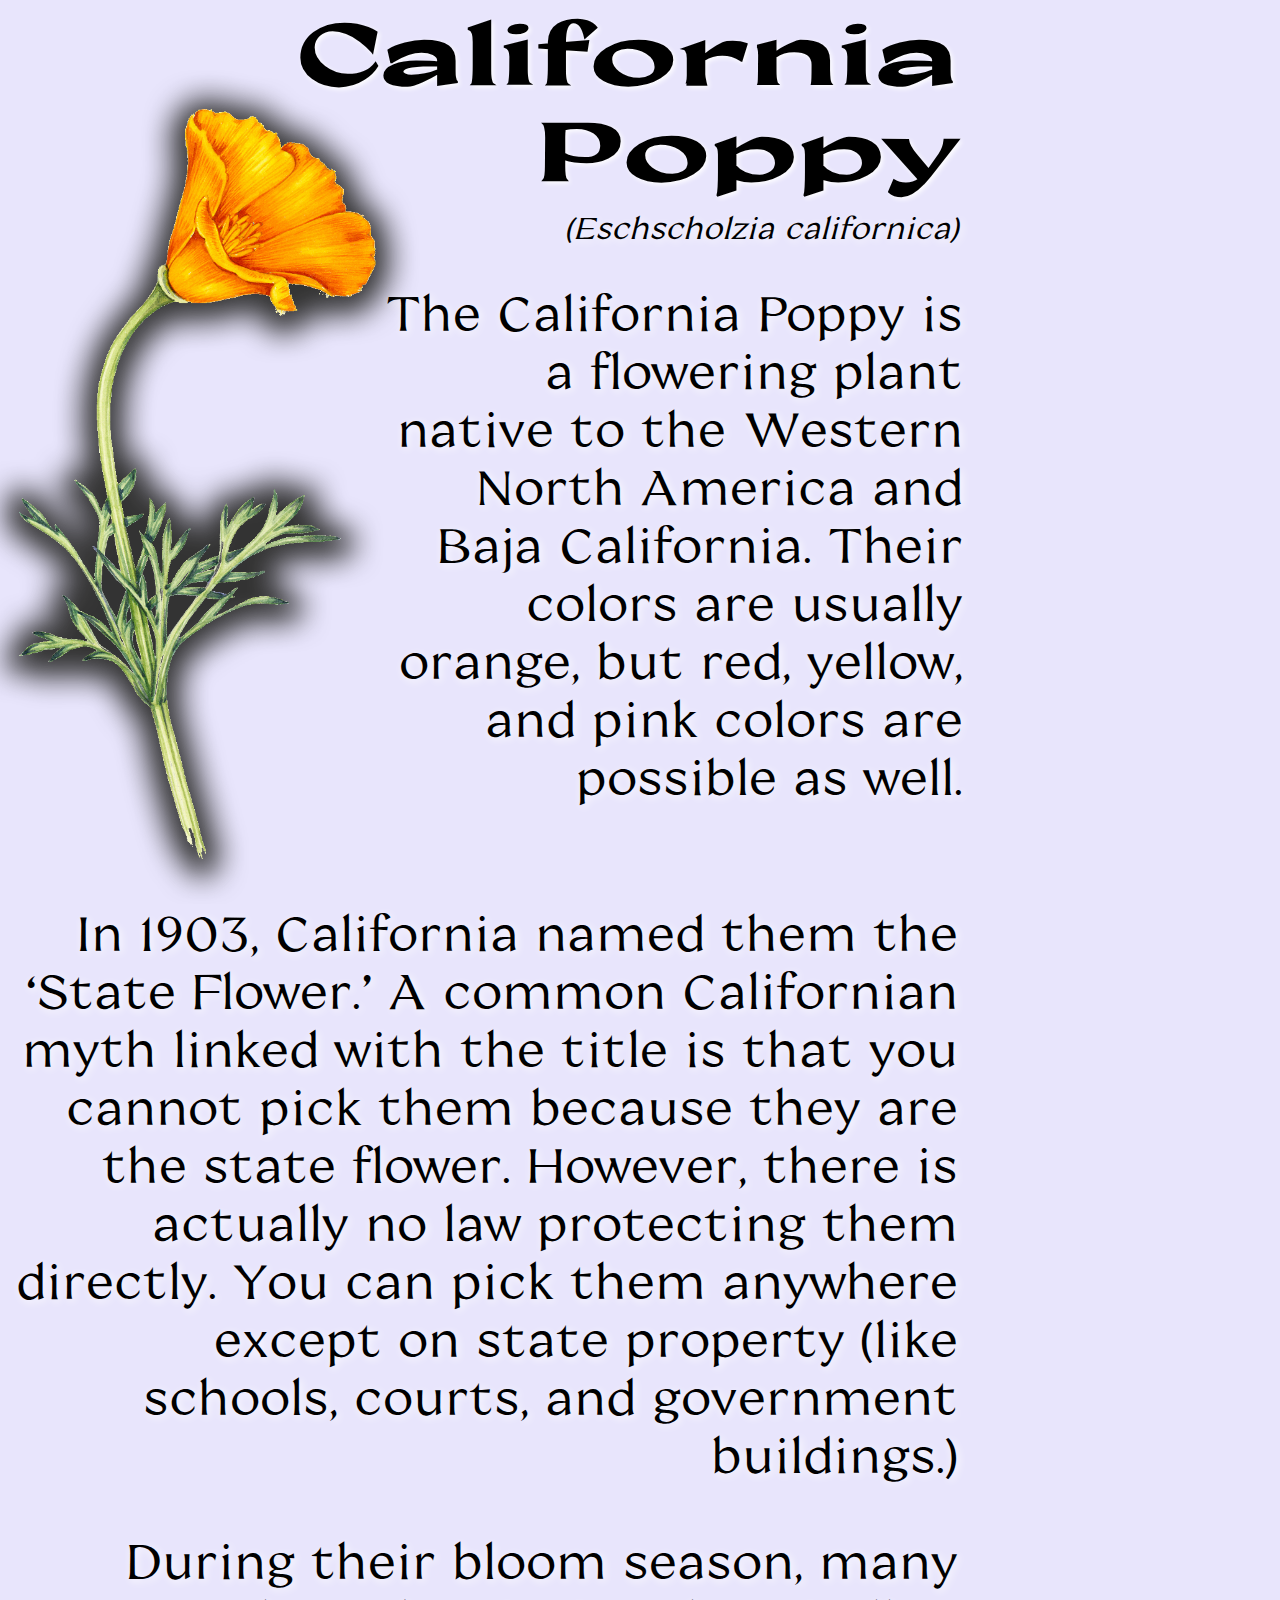
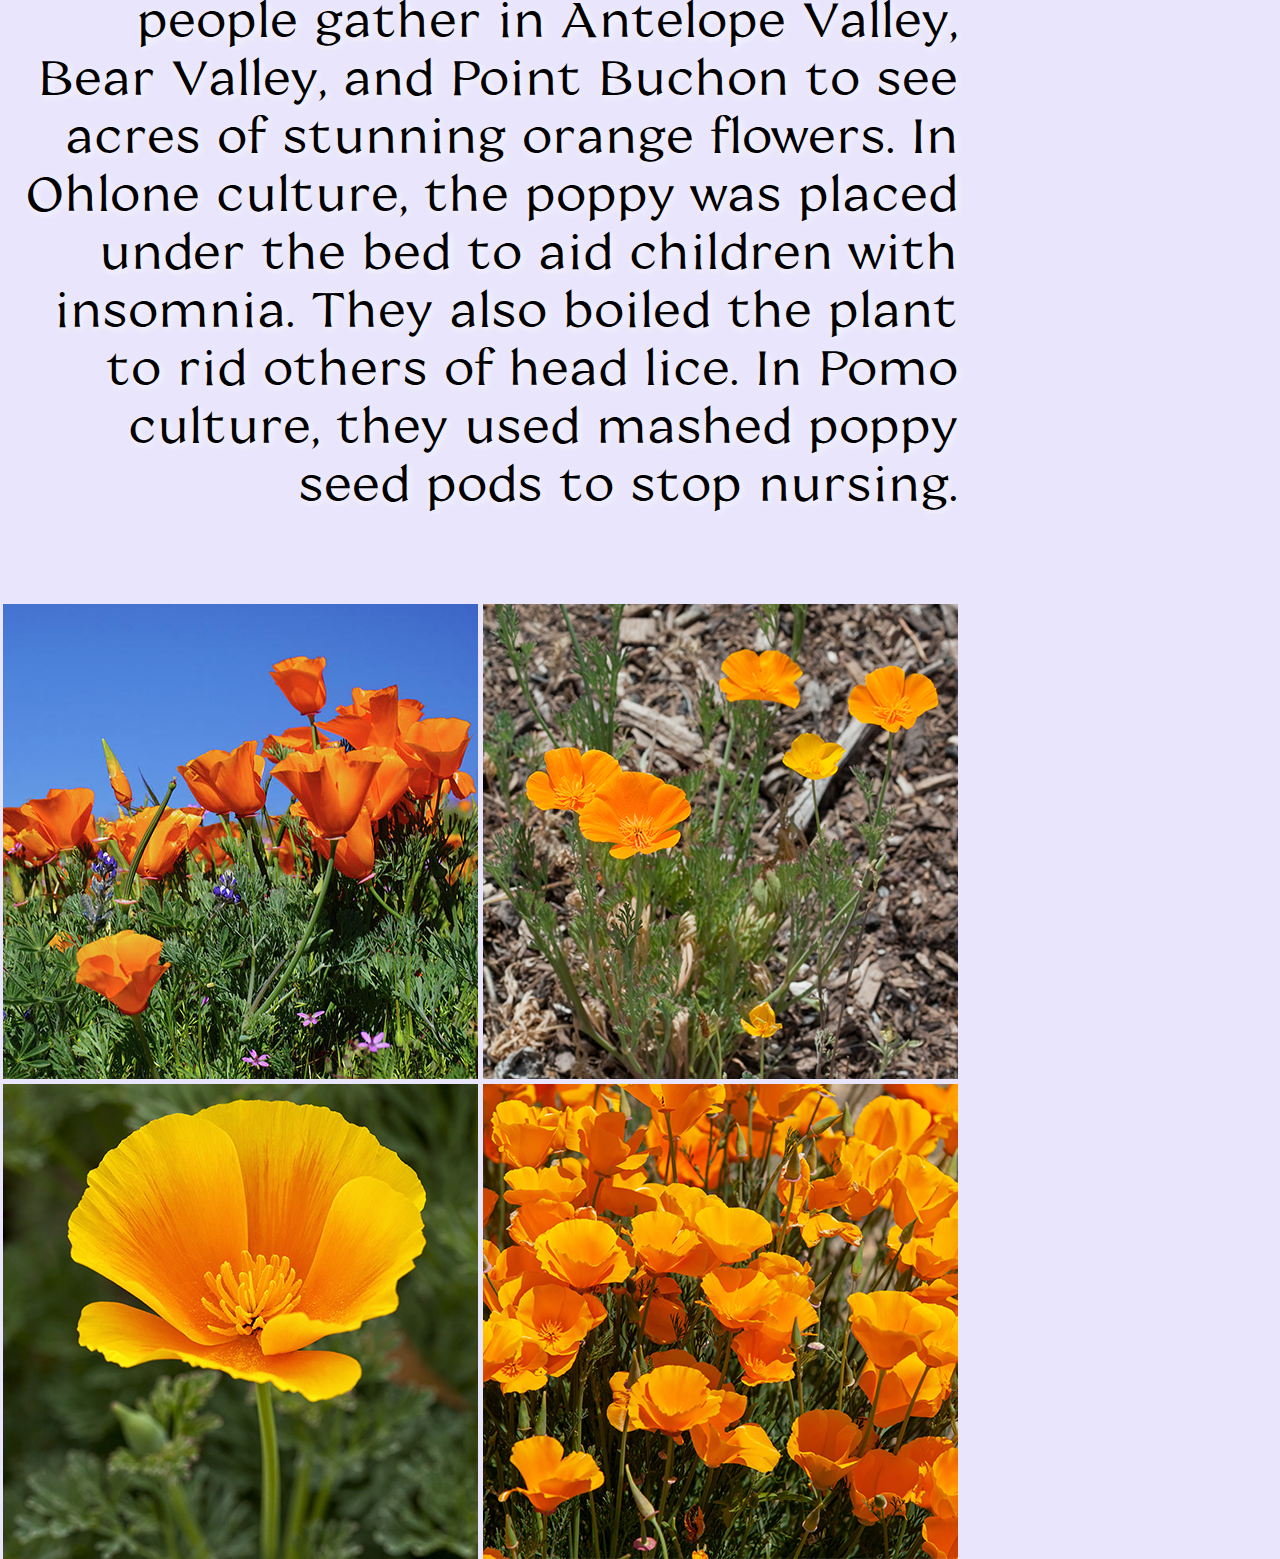
<file: pages/poppy.html>
<!DOCTYPE html>
<html>
  <head>
    <meta charset="utf-8" />
    <title></title>
    <link rel="stylesheet" href="../CSS/poppy.css" />
  </head>
  <body>
    <div id="container">
      <div class="H1">
        <h1>California Poppy</h1>
      </div>
      <p class="p1">(Eschscholzia californica)</p>
      <p class="p2">
        The California Poppy is a flowering plant native to the Western North
        America and Baja California. Their colors are usually orange, but red,
        yellow, and pink colors are possible as well.
      </p>
      <p class="p3">
        In 1903, California named them the ‘State Flower.’ A common Californian
        myth linked with the title is that you cannot pick them because they are
        the state flower. However, there is actually no law protecting them
        directly. You can pick them anywhere except on state property (like
        schools, courts, and government buildings.)
      </p>
      <p class="p4">
        During their bloom season, many people gather in Antelope Valley, Bear
        Valley, and Point Buchon to see acres of stunning orange flowers. In
        Ohlone culture, the poppy was placed under the bed to aid children with
        insomnia. They also boiled the plant to rid others of head lice. In Pomo
        culture, they used mashed poppy seed pods to stop nursing.
      </p>
    </div>
    <img class="img" src="../img/poppy/poppy.png" alt="" />
    <div id="container2">
      <img class="img1" src="../img/poppy/poppy1.png" alt="" />
      <img class="img2" src="../img/poppy/poppy2.png" alt="" />
      <img class="img3" src="../img/poppy/poppy3.png" alt="" />
      <img class="img4" src="../img/poppy/poppy4.png" alt="" />
      <a
        href="https://anti-rocker.github.io/This-land-before-it-was-found/"
        class="link"
      ></a>
    </div>
  </body>
</html>
</file>
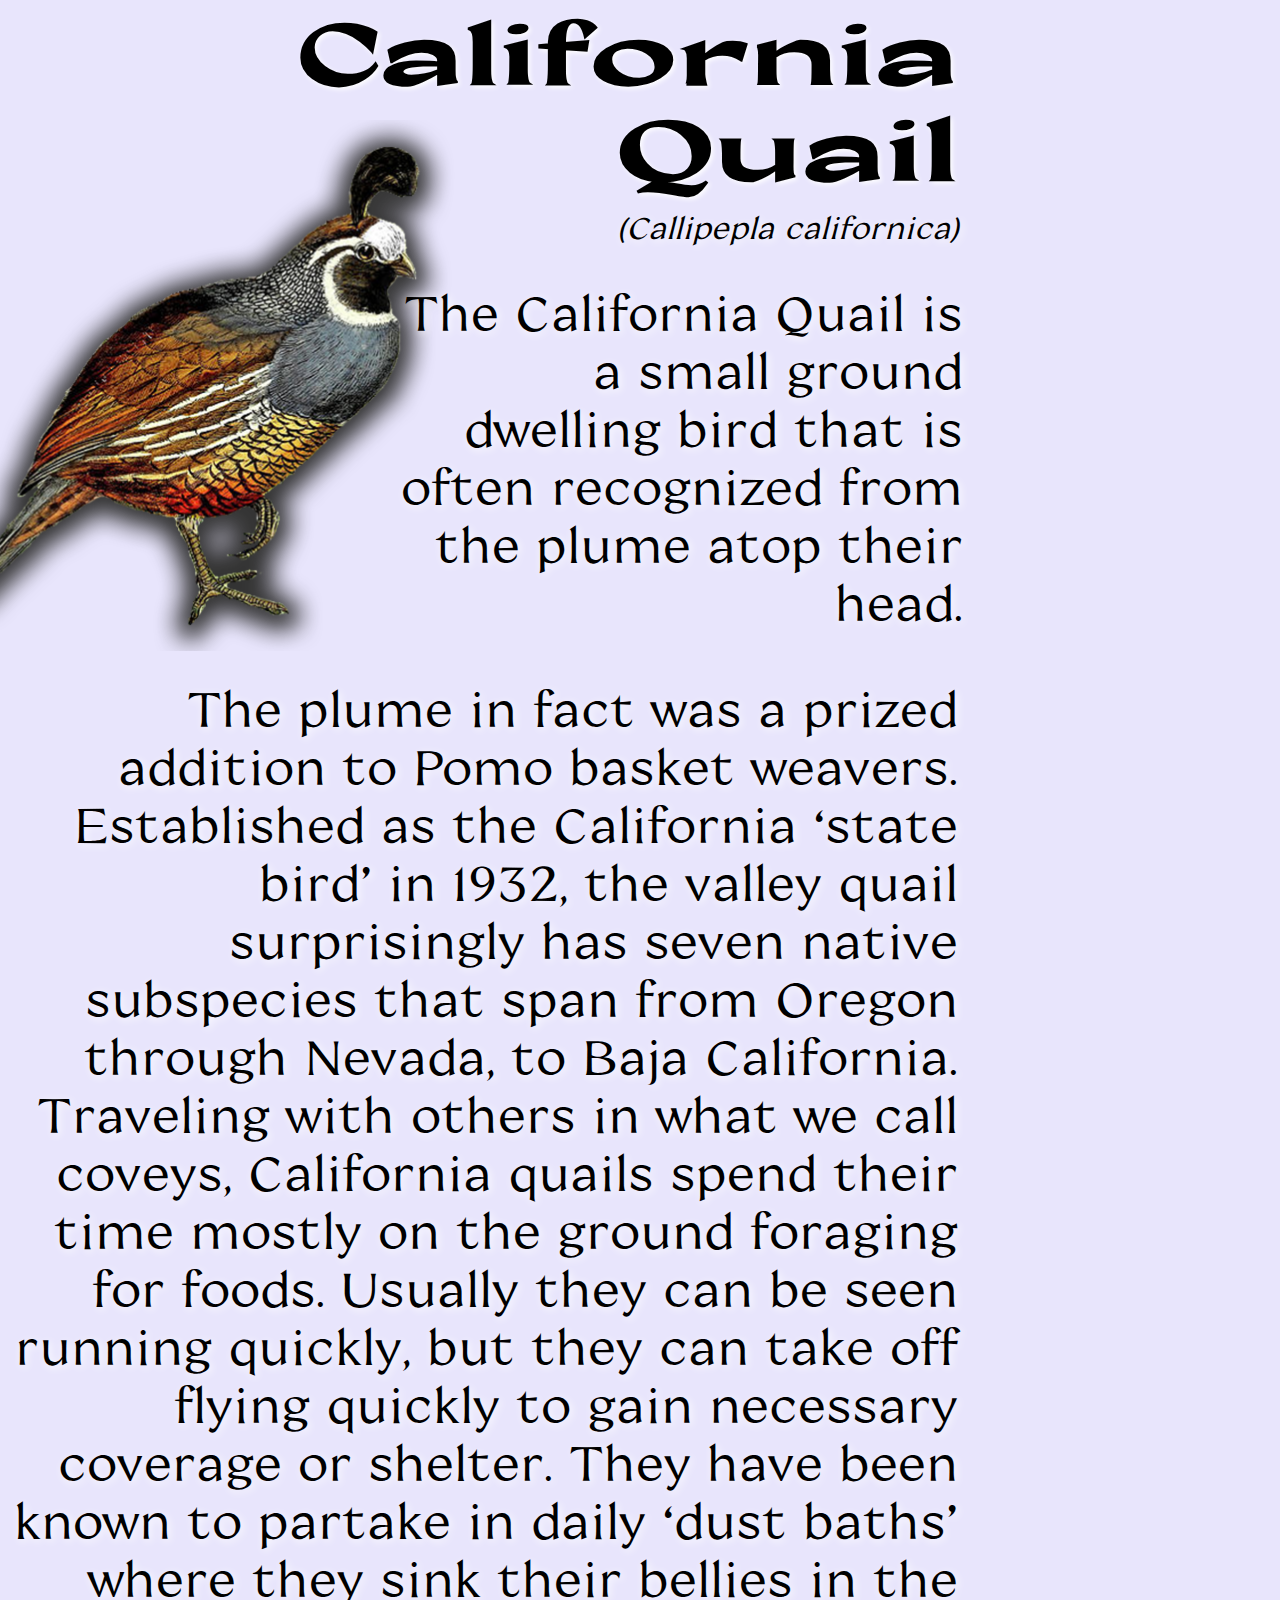
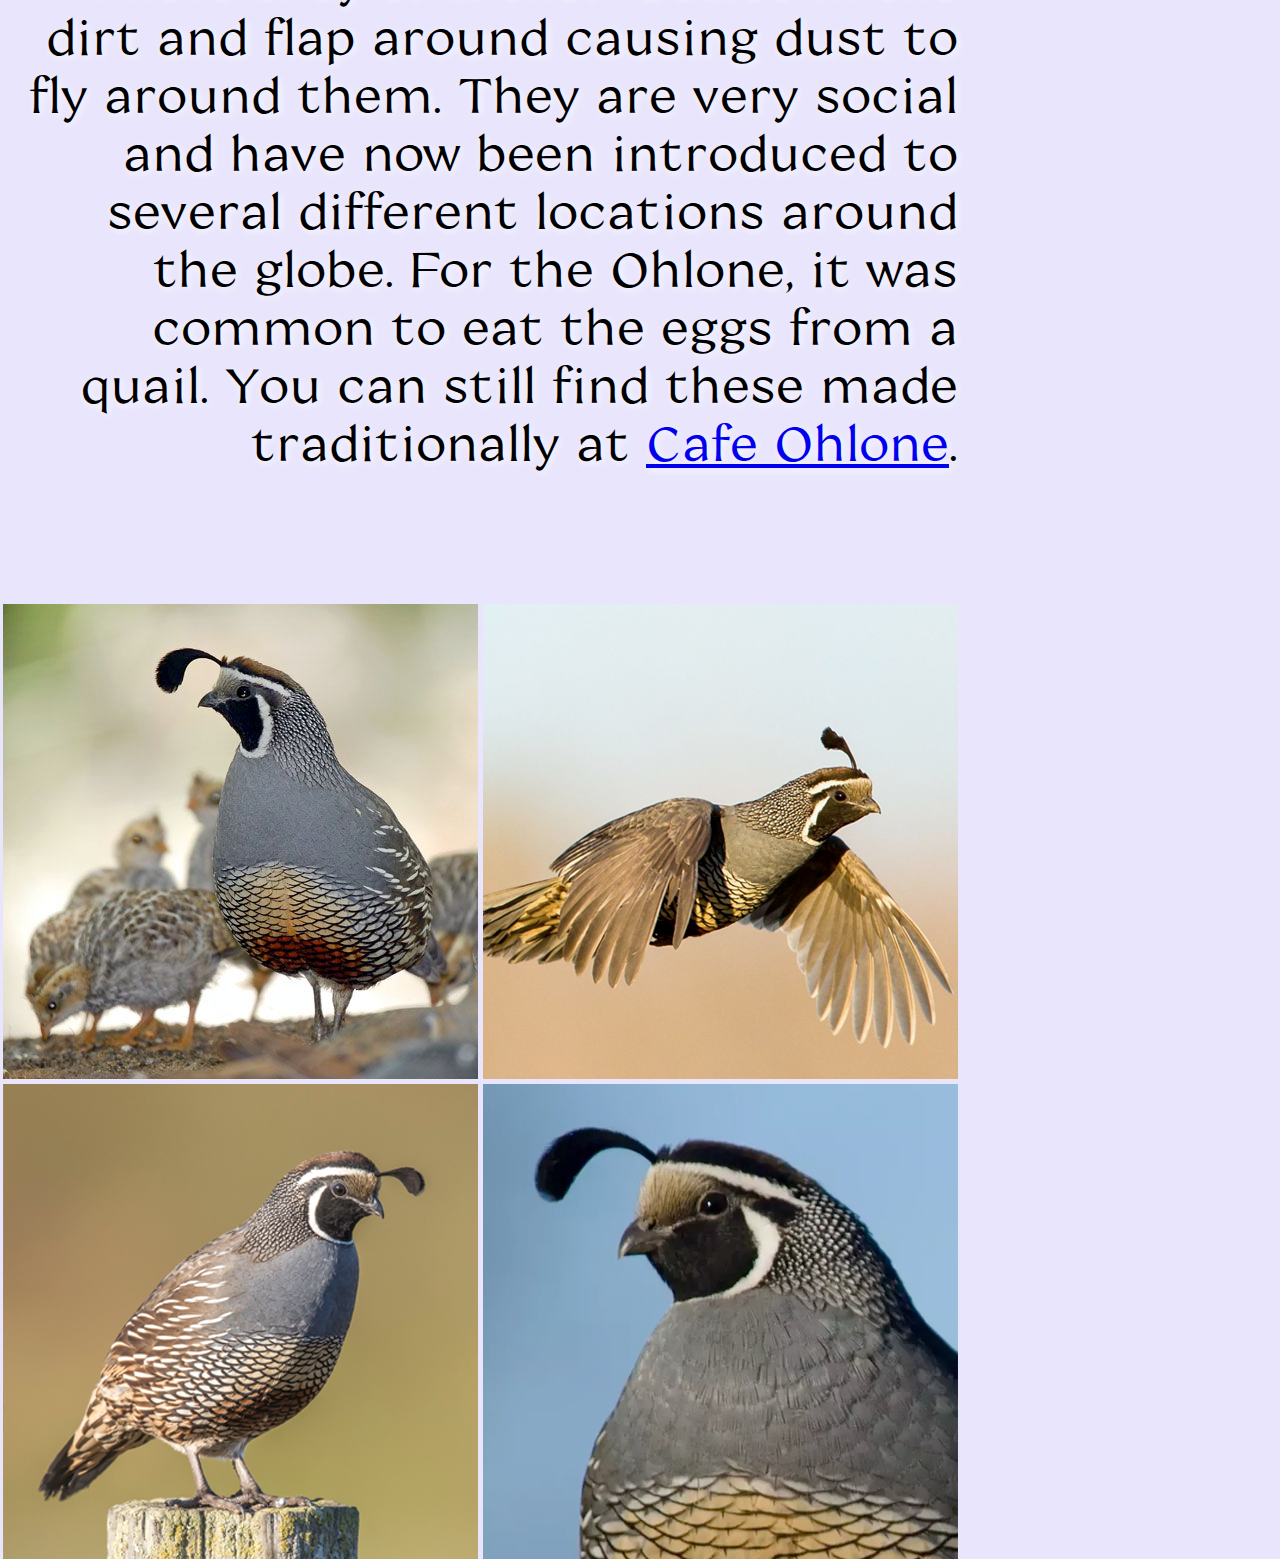
<file: pages/quail.html>
<!DOCTYPE html>
<html>
  <head>
    <meta charset="utf-8" />
    <title></title>
    <link rel="stylesheet" href="../CSS/quail.css" />
  </head>
  <body>
    <div id="container">
      <div class="H1">
        <h1>California Quail</h1>
      </div>
      <p class="p1">(Callipepla californica)</p>
      <p class="p2">
        The California Quail is a small ground dwelling bird that is often
        recognized from the plume atop their head.
      </p>
      <p class="p3">
        The plume in fact was a prized addition to Pomo basket weavers.
        Established as the California ‘state bird’ in 1932, the valley quail
        surprisingly has seven native subspecies that span from Oregon through
        Nevada, to Baja California. Traveling with others in what we call
        coveys, California quails spend their time mostly on the ground foraging
        for foods. Usually they can be seen running quickly, but they can take
        off flying quickly to gain necessary coverage or shelter. They have been
        known to partake in daily ‘dust baths’ where they sink their bellies in
        the dirt and flap around causing dust to fly around them. They are very
        social and have now been introduced to several different locations
        around the globe. For the Ohlone, it was common to eat the eggs from a
        quail. You can still find these made traditionally at
        <a href="https://www.makamham.com/">Cafe Ohlone</a>.
      </p>
      <!-- <p class="p4">
        During their bloom season, many people gather in Antelope Valley, Bear
        Valley, and Point Buchon to see acres of stunning orange flowers. In
        Ohlone culture, the poppy was placed under the bed to aid children with
        insomnia. They also boiled the plant to rid others of head lice. In Pomo
        culture, they used mashed poppy seed pods to stop nursing.
      </p> -->
    </div>
    <img class="img" src="../img/quail/quail.png" alt="" />
    <div id="container2">
      <img class="img1" src="../img/quail/quail1.png" alt="" />
      <img class="img2" src="../img/quail/quail2.png" alt="" />
      <img class="img3" src="../img/quail/quail3.png" alt="" />
      <img class="img4" src="../img/quail/quail4.png" alt="" />
      <a
        href="https://anti-rocker.github.io/This-land-before-it-was-found/"
        class="link"
      ></a>
    </div>
  </body>
</html>
</file>
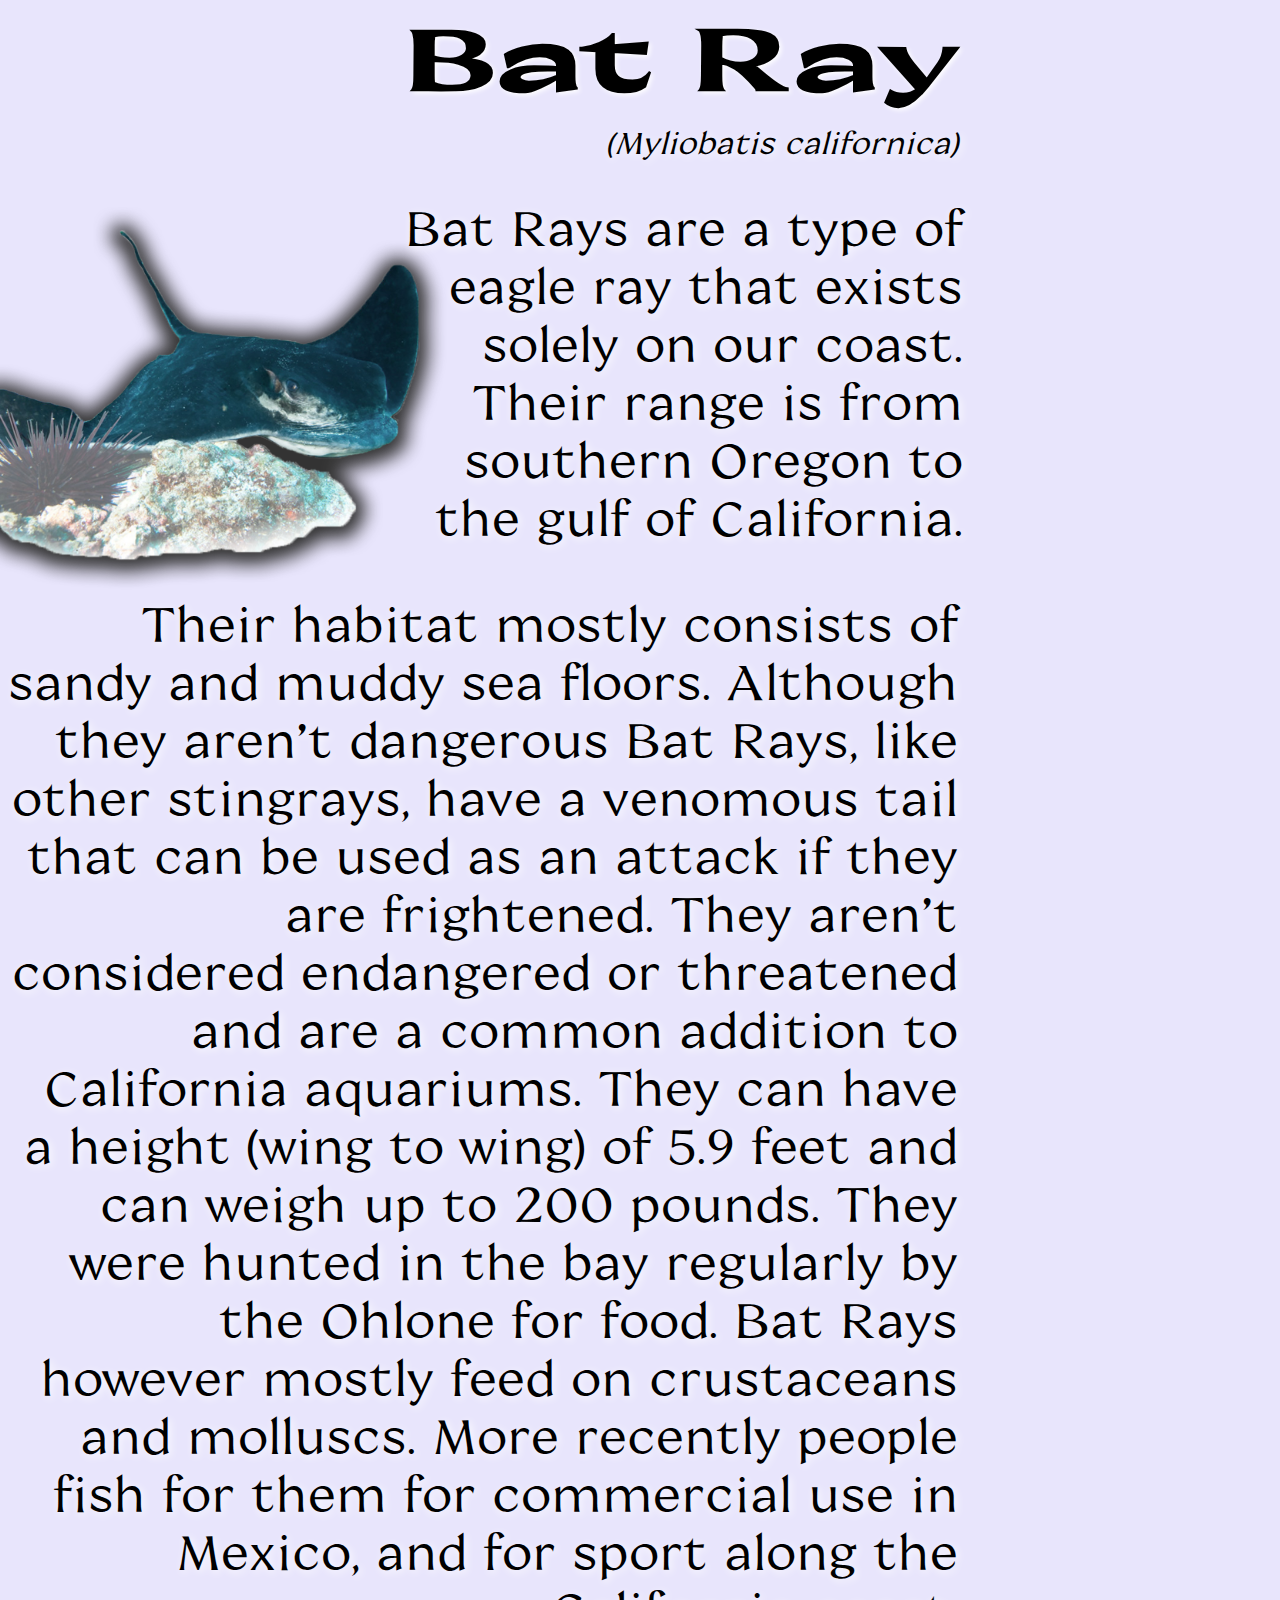
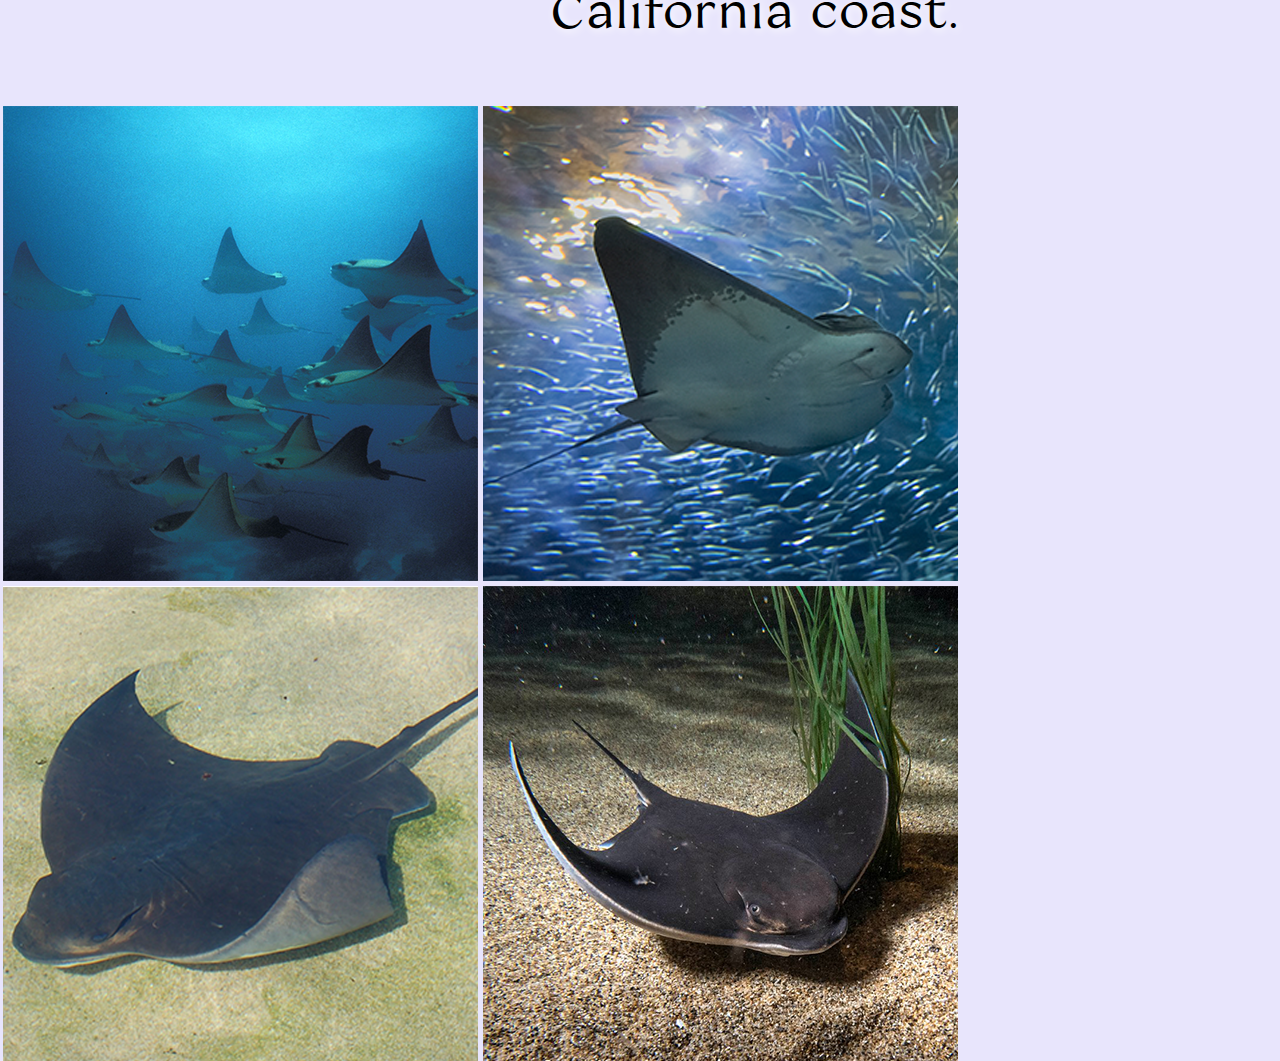
<file: pages/ray.html>
<!DOCTYPE html>
<html>
  <head>
    <meta charset="utf-8" />
    <title></title>
    <link rel="stylesheet" href="../CSS/ray.css" />
  </head>
  <body>
    <div id="container">
      <div class="H1">
        <h1>Bat Ray</h1>
      </div>
      <p class="p1">(Myliobatis californica)</p>
      <p class="p2">
        Bat Rays are a type of eagle ray that exists solely on our coast. Their
        range is from southern Oregon to the gulf of California.
      </p>
      <p class="p3">
        Their habitat mostly consists of sandy and muddy sea floors. Although
        they aren’t dangerous Bat Rays, like other stingrays, have a venomous
        tail that can be used as an attack if they are frightened. They aren’t
        considered endangered or threatened and are a common addition to
        California aquariums. They can have a height (wing to wing) of 5.9 feet
        and can weigh up to 200 pounds. They were hunted in the bay regularly by
        the Ohlone for food. Bat Rays however mostly feed on crustaceans and
        molluscs. More recently people fish for them for commercial use in
        Mexico, and for sport along the California coast.
      </p>
      <!-- <p class="p4">
        During their bloom season, many people gather in Antelope Valley, Bear
        Valley, and Point Buchon to see acres of stunning orange flowers. In
        Ohlone culture, the poppy was placed under the bed to aid children with
        insomnia. They also boiled the plant to rid others of head lice. In Pomo
        culture, they used mashed poppy seed pods to stop nursing.
      </p> -->
    </div>
    <img class="img" src="../img/ray/ray.png" alt="" />
    <div id="container2">
      <img class="img1" src="../img/ray/ray1.png" alt="" />
      <img class="img2" src="../img/ray/ray2.png" alt="" />
      <img class="img3" src="../img/ray/ray3.png" alt="" />
      <img class="img4" src="../img/ray/ray4.png" alt="" />
      <a
        href="https://anti-rocker.github.io/This-land-before-it-was-found/"
        class="link"
      ></a>
    </div>
  </body>
</html>
</file>
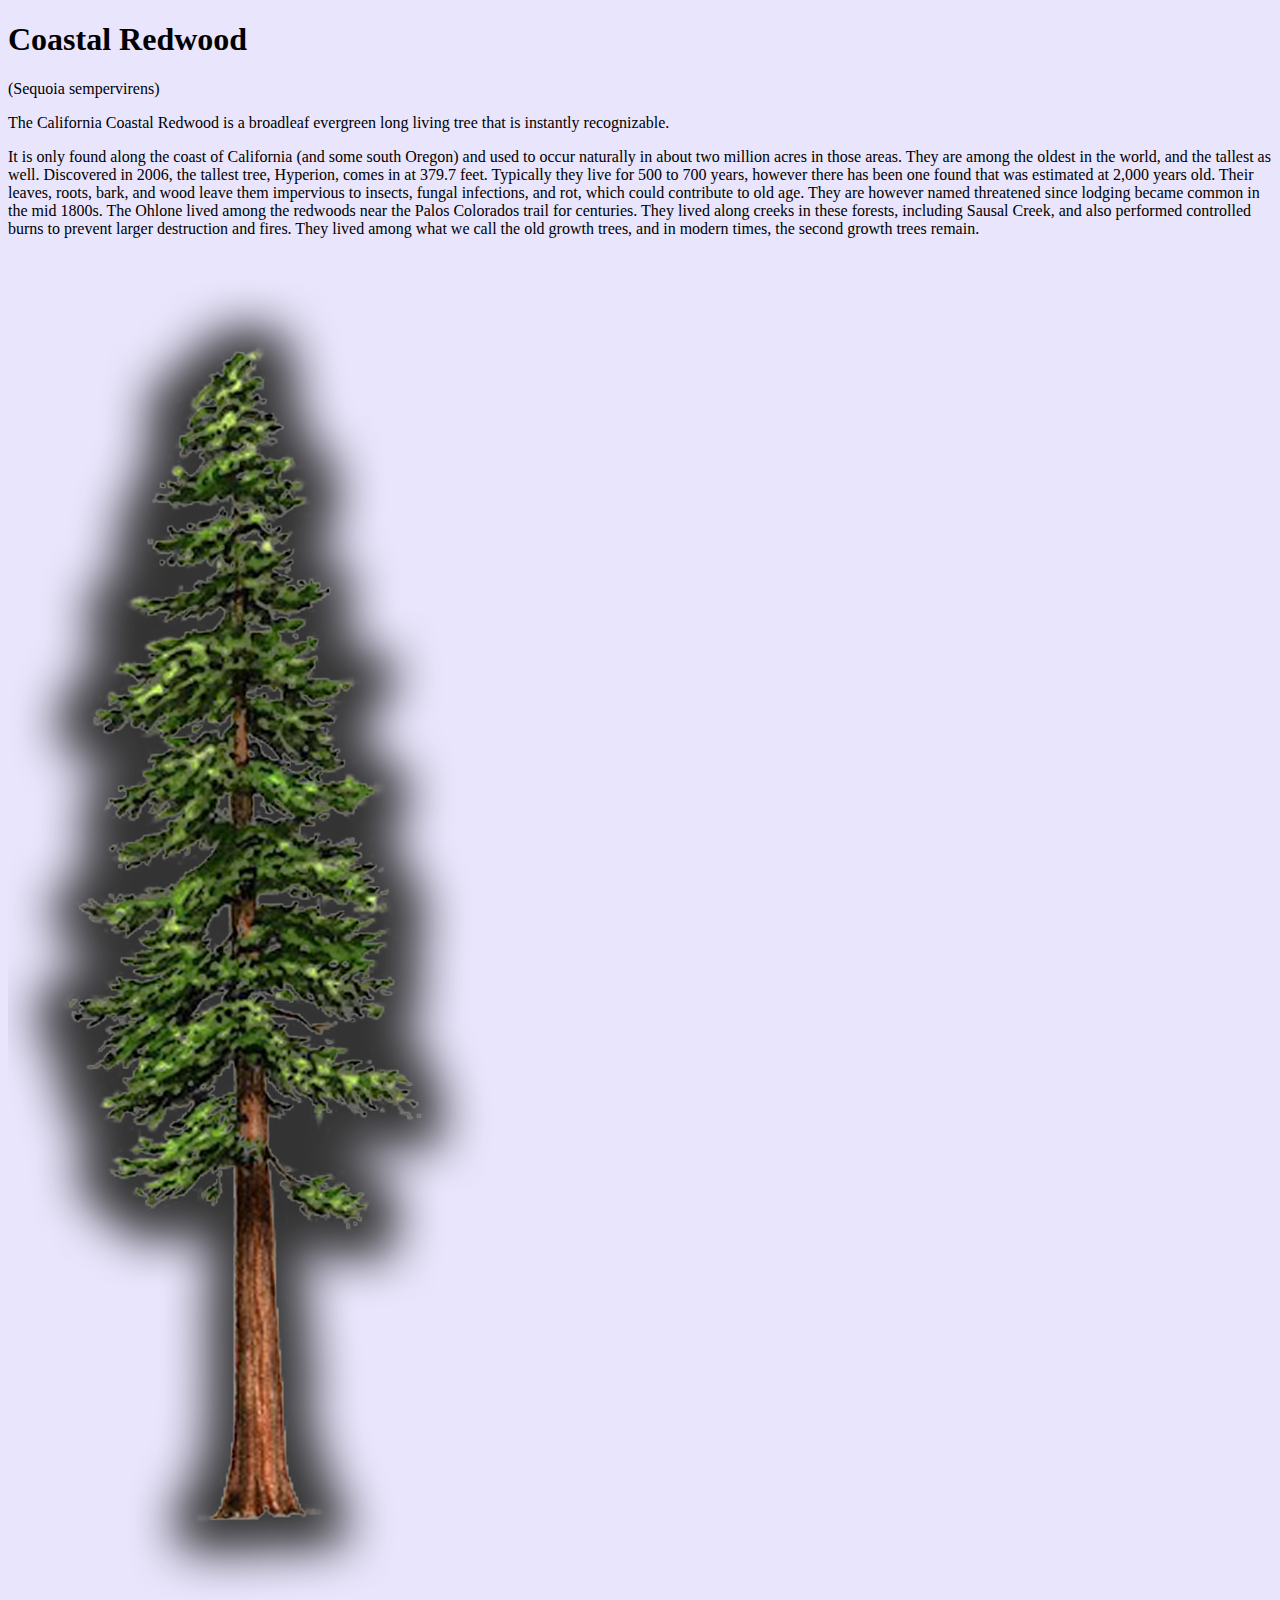
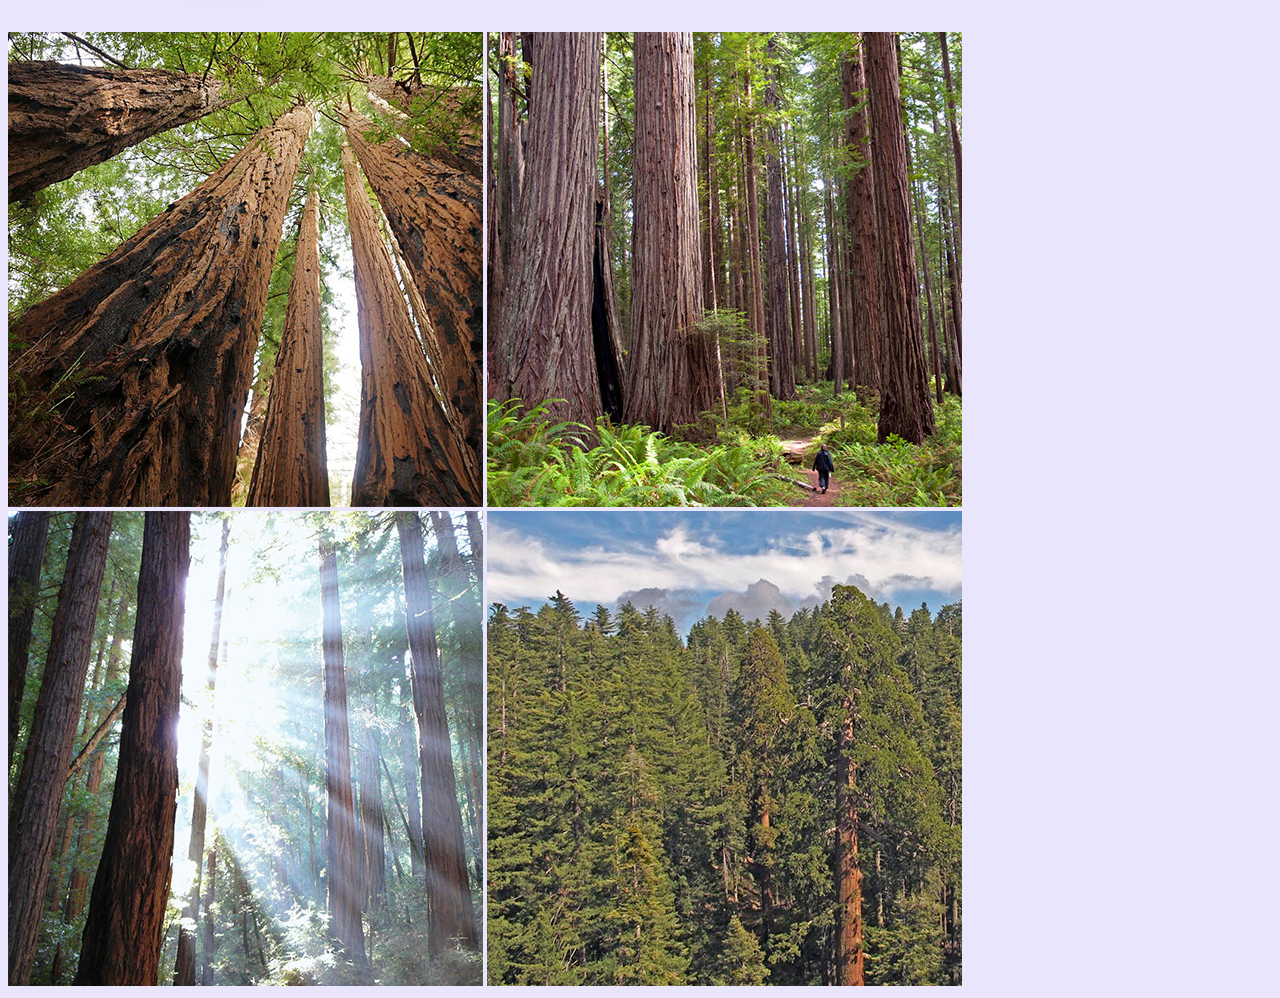
<file: pages/redwood.html>
<!DOCTYPE html>
<html>
  <head>
    <meta charset="utf-8" />
    <title></title>
    <link rel="stylesheet" href="../CSS/redwood.css" />
  </head>
  <body>
    <div id="container">
      <div class="H1">
        <h1>Coastal Redwood</h1>
      </div>
      <p class="p1">(Sequoia sempervirens)</p>
      <p class="p2">
        The California Coastal Redwood is a broadleaf evergreen long living tree that is instantly recognizable.
      </p>
      <p class="p3">
        It is only found along the coast of California (and some south Oregon) and used to occur naturally in about two million acres in those areas. They are among the oldest in the world, and the tallest as well. Discovered in 2006, the tallest tree, Hyperion, comes in at 379.7 feet. Typically they live for 500 to 700 years, however there has been one found that was estimated at 2,000 years old. Their leaves, roots, bark, and wood leave them impervious to insects, fungal infections, and rot, which could contribute to old age. They are however named threatened since lodging became common in the mid 1800s. The Ohlone lived among the redwoods near the Palos Colorados trail for centuries. They lived along creeks in these forests, including Sausal Creek, and also performed controlled burns to prevent larger destruction and fires. They lived among what we call the old growth trees, and in modern times, the second growth trees remain.

      </p>
      <!-- <p class="p4">
        During their bloom season, many people gather in Antelope Valley, Bear
        Valley, and Point Buchon to see acres of stunning orange flowers. In
        Ohlone culture, the poppy was placed under the bed to aid children with
        insomnia. They also boiled the plant to rid others of head lice. In Pomo
        culture, they used mashed poppy seed pods to stop nursing.
      </p> -->
    </div>
    <img class="img" src="../img/redwood/redwood.png" alt="" />
    <div id="container2">
      <img class="img1" src="../img/redwood/redwood1.png" alt="" />
      <img class="img2" src="../img/redwood/redwood2.png" alt="" />
      <img class="img3" src="../img/redwood/redwood3.png" alt="" />
      <img class="img4" src="../img/redwood/redwood5.png" alt="" />
      <a
        href="https://anti-rocker.github.io/This-land-before-it-was-found/"
        class="link"
      ></a>
    </div>
  </body>
</html>
</file>
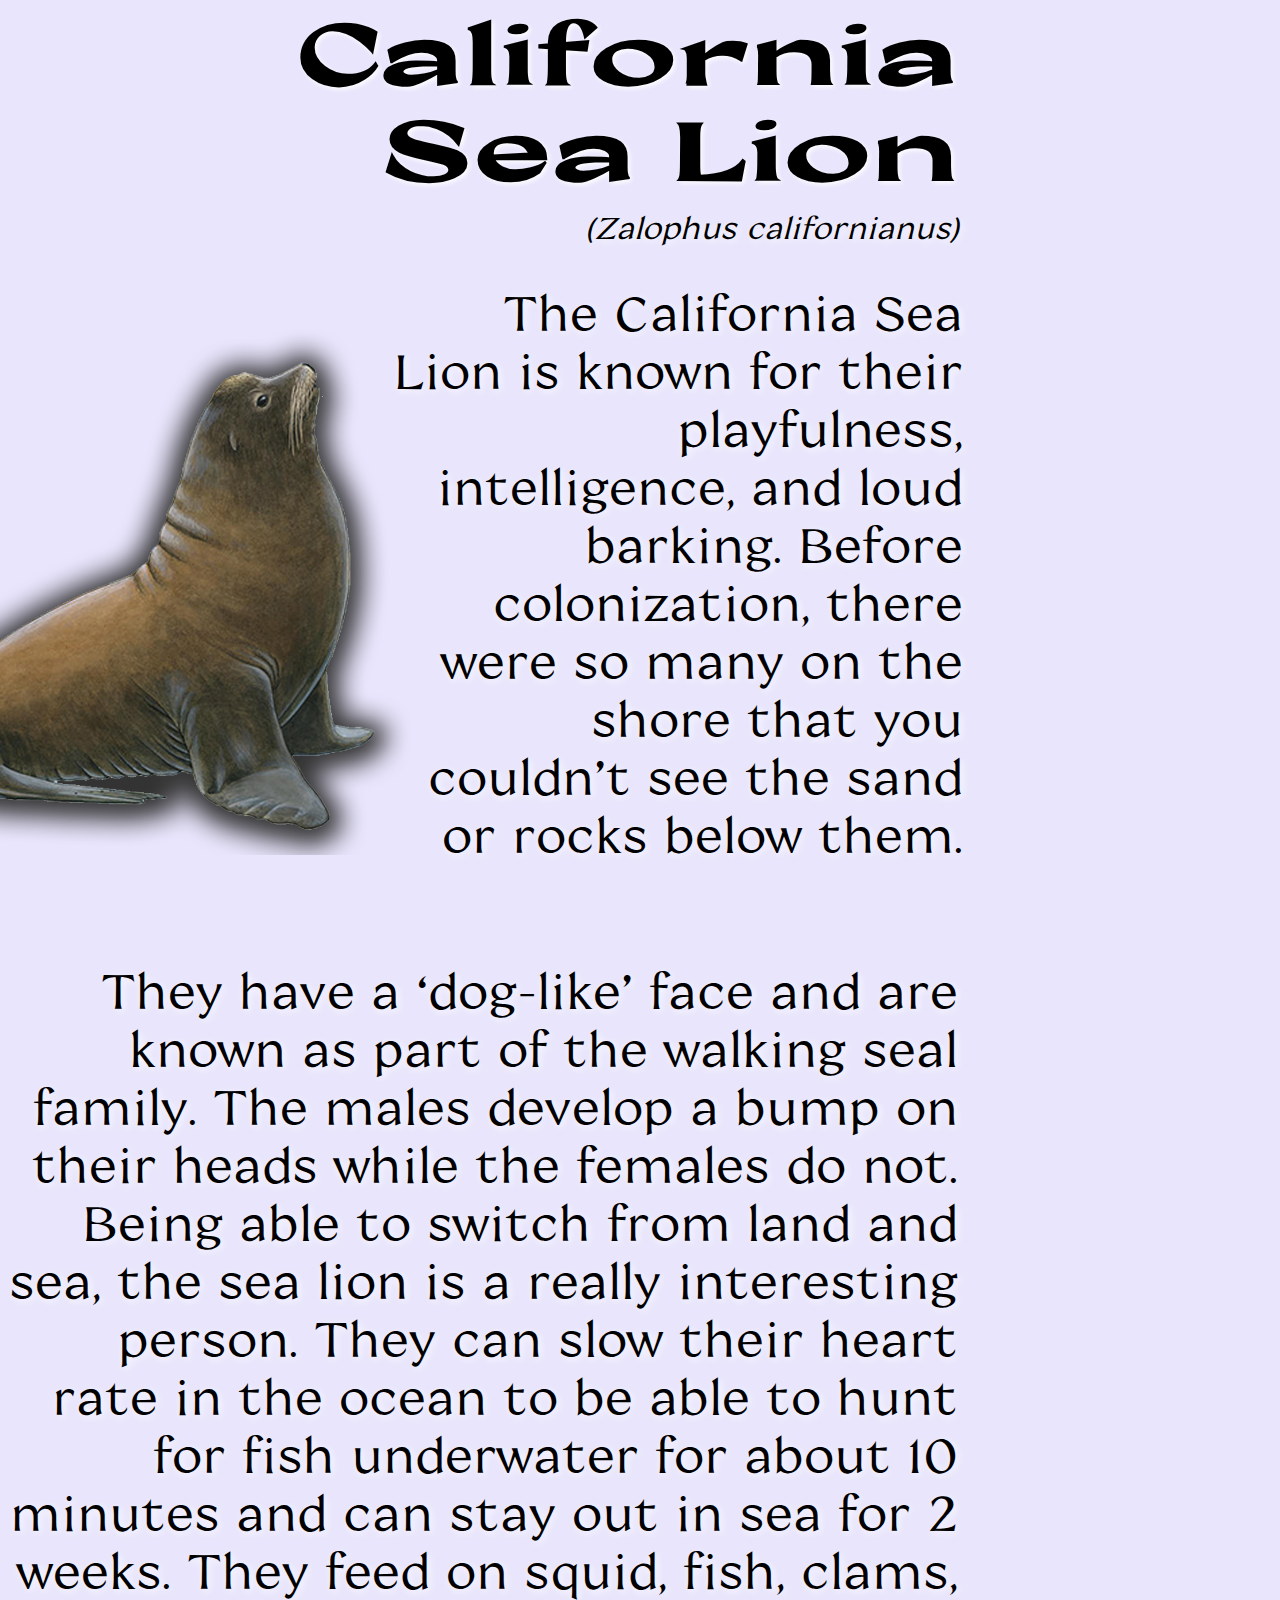
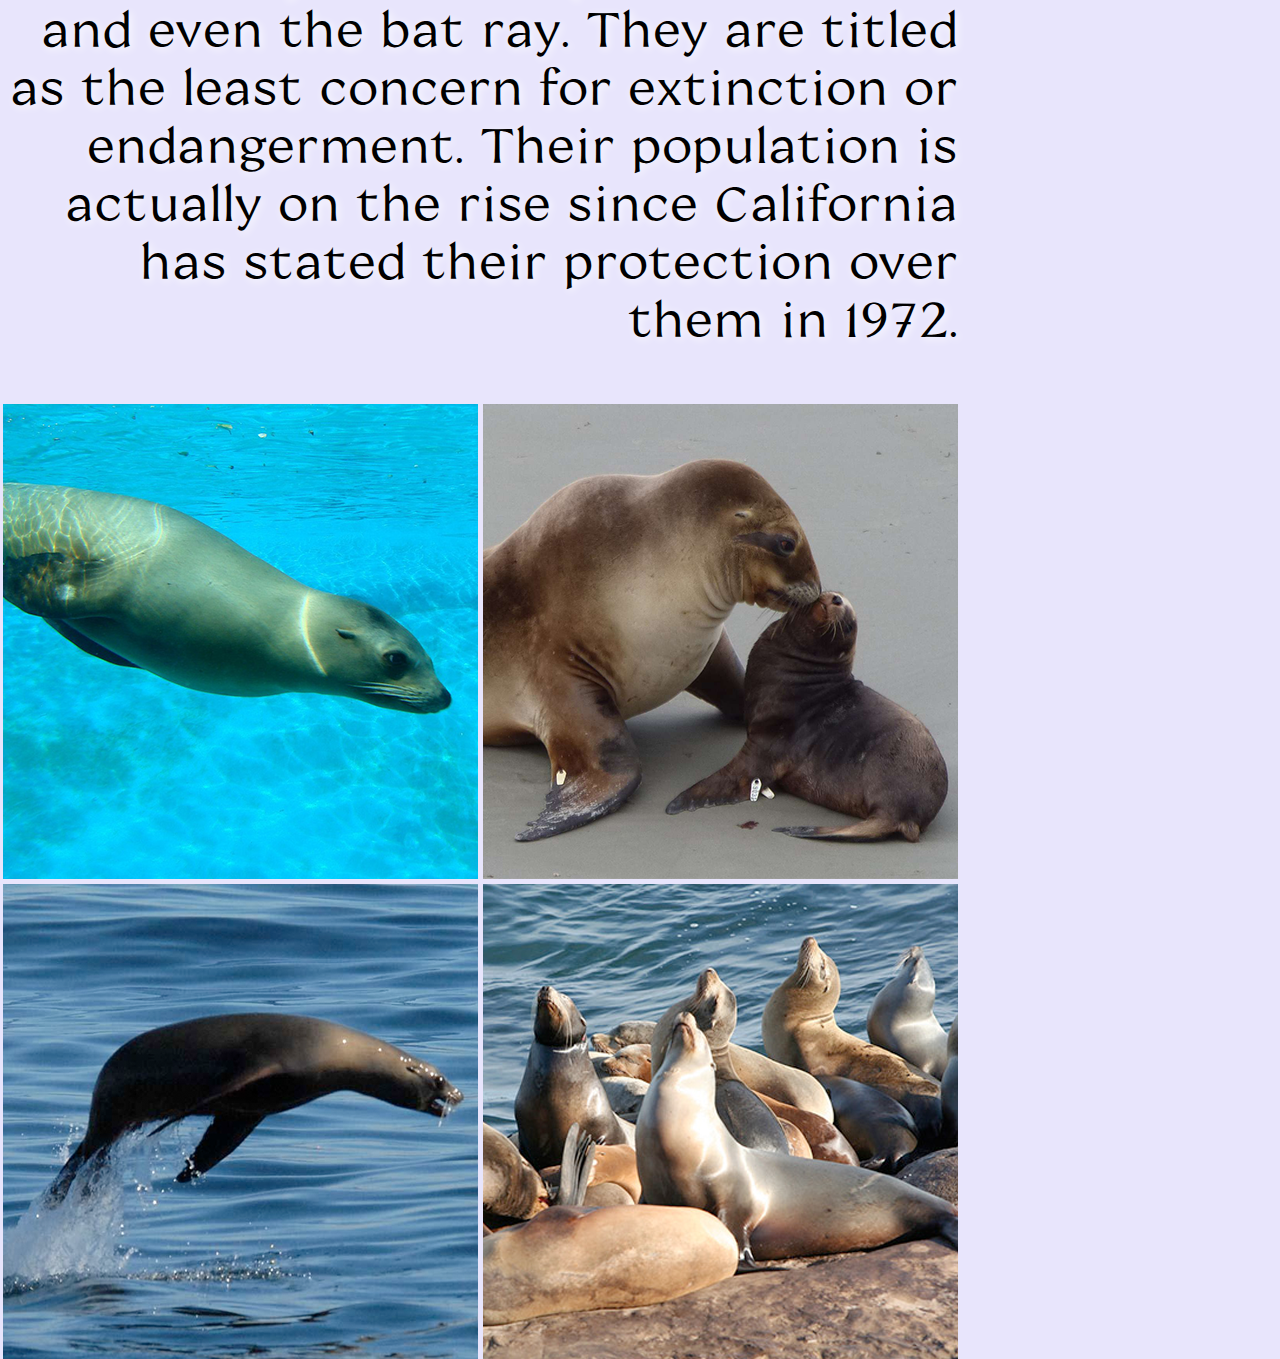
<file: pages/sealion.html>
<!DOCTYPE html>
<html>
  <head>
    <meta charset="utf-8" />
    <title></title>
  </head>
  <body></body>
</html>
<!DOCTYPE html>
<html>
  <head>
    <meta charset="utf-8" />
    <title></title>
    <link rel="stylesheet" href="../CSS/sea lion.css" />
  </head>
  <body>
    <div id="container">
      <div class="H1">
        <h1>California Sea Lion</h1>
      </div>
      <p class="p1">(Zalophus californianus)</p>
      <p class="p2">
        The California Sea Lion is known for their playfulness, intelligence, and loud barking. Before colonization, there were so many on the shore that you couldn’t see the sand or rocks below them.
      </p>
      <p class="p3">
        They have a ‘dog-like’ face and are known as part of the walking seal family. The males develop a bump on their heads while the females do not. Being able to switch from land and sea, the sea lion is a really interesting person. They can slow their heart rate in the ocean to be able to hunt for fish underwater for about 10 minutes and can stay out in sea for 2 weeks. They feed on squid, fish, clams, and even the bat ray. They are titled as the least concern for extinction or endangerment. Their population is actually on the rise since California has stated their protection over them in 1972.

      </p>
      <!-- <p class="p4">
        During their bloom season, many people gather in Antelope Valley, Bear
        Valley, and Point Buchon to see acres of stunning orange flowers. In
        Ohlone culture, the poppy was placed under the bed to aid children with
        insomnia. They also boiled the plant to rid others of head lice. In Pomo
        culture, they used mashed poppy seed pods to stop nursing.
      </p> -->
    </div>
    <img class="img" src="../img/sealion/sealion.png" alt="" />
    <div id="container2">
      <img class="img1" src="../img/sealion/sealion1.png" alt="" />
      <img class="img2" src="../img/sealion/sealion2.png" alt="" />
      <img class="img3" src="../img/sealion/sealion3.png" alt="" />
      <img class="img4" src="../img/sealion/sealion4.png" alt="" />
      <a
        href="https://anti-rocker.github.io/This-land-before-it-was-found/"
        class="link"
      ></a>
    </div>
  </body>
</html>
</file>
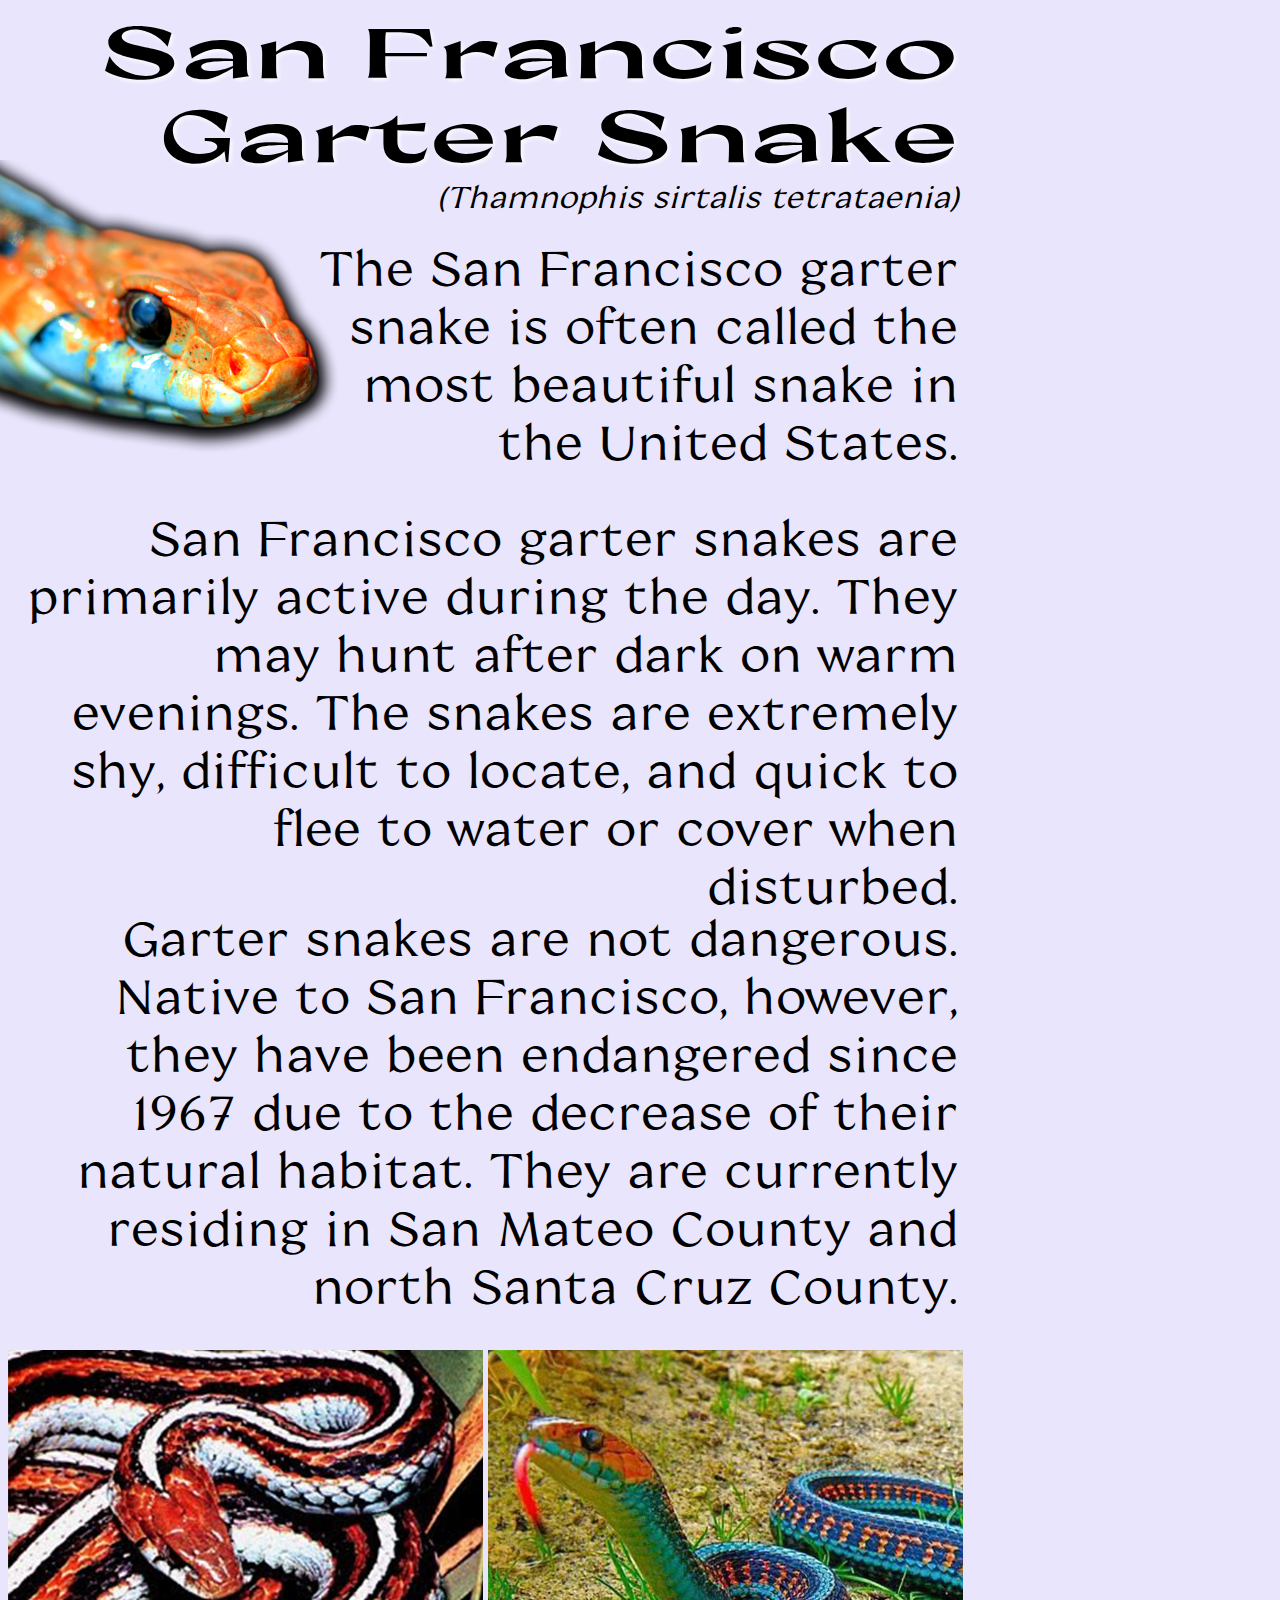
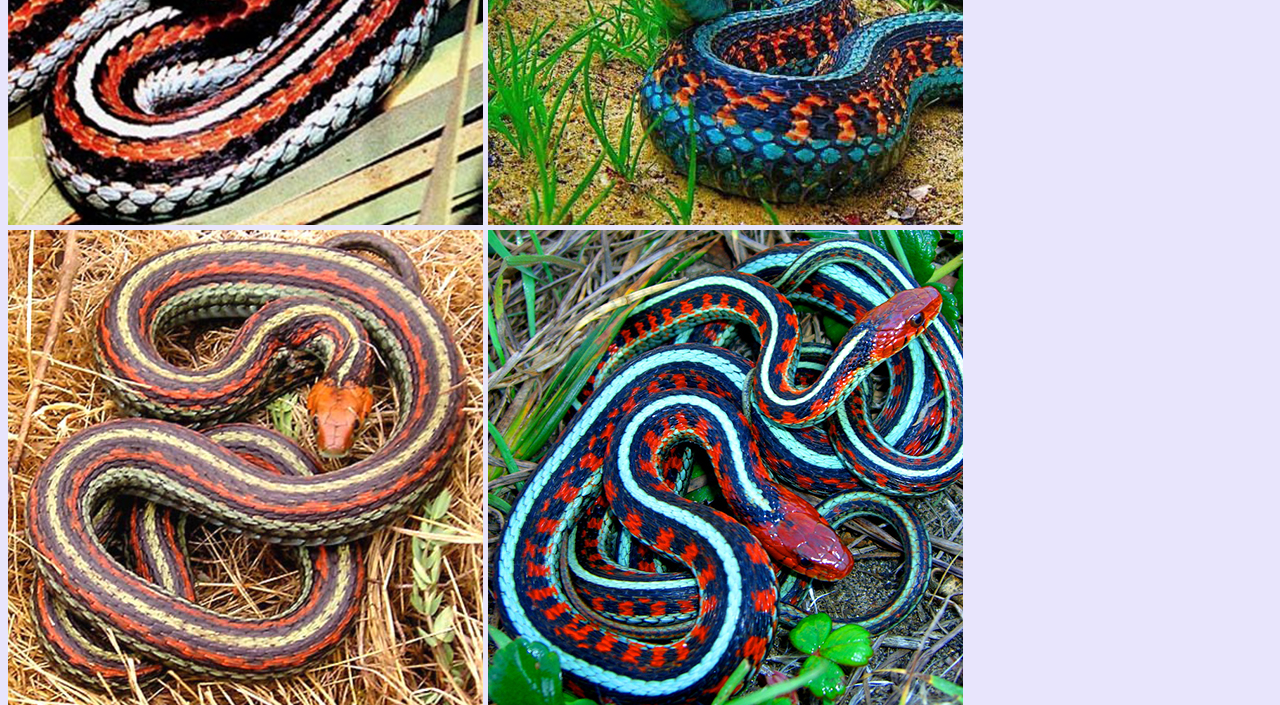
<file: pages/snake.html>
<!DOCTYPE html>
<html>
  <head>
    <meta charset="utf-8">
    <title></title>
    <link rel="stylesheet" href="../CSS/snake.css">
  </head>
  <body>
    <div id="snakecontainer">
<div class="snakeH1">
  San Francisco Garter Snake </div>
  <!-- <img class="snake" src="../img/snake.png" alt=""> -->
<div class="snakeP0">
  (Thamnophis sirtalis tetrataenia)
</div>
    <div class="snakeP1">
      The San Francisco garter snake is often called the most beautiful snake in the United States.
    </div>
<div class="snakeP2">
San Francisco garter snakes are primarily active during the day. They may hunt after dark on warm evenings. The snakes are extremely shy, difficult to locate, and quick to flee to water or cover when disturbed.
</div>

<div class="snakeP3">
  Garter snakes are not dangerous.
  Native to San Francisco, however, they have been endangered since 1967 due to the decrease of their natural habitat. They are currently residing in San Mateo County and north Santa Cruz County.
</div>
</div>
<img class="snake2" src="../img/snake/snake2.png" alt="">
<div id="snakecontainer2">
  <img class="snake3" src="../img/snake/snake3.jpg" alt="">
  <img class="snake4" src="../img/snake/snake4.jpg" alt="">
  <img class="snake5" src="../img/snake/snake5.jpg" alt="">
  <img class="snake6" src="../img/snake/snake6.jpg" alt="">
</div>
  </body>
</html>
</file>
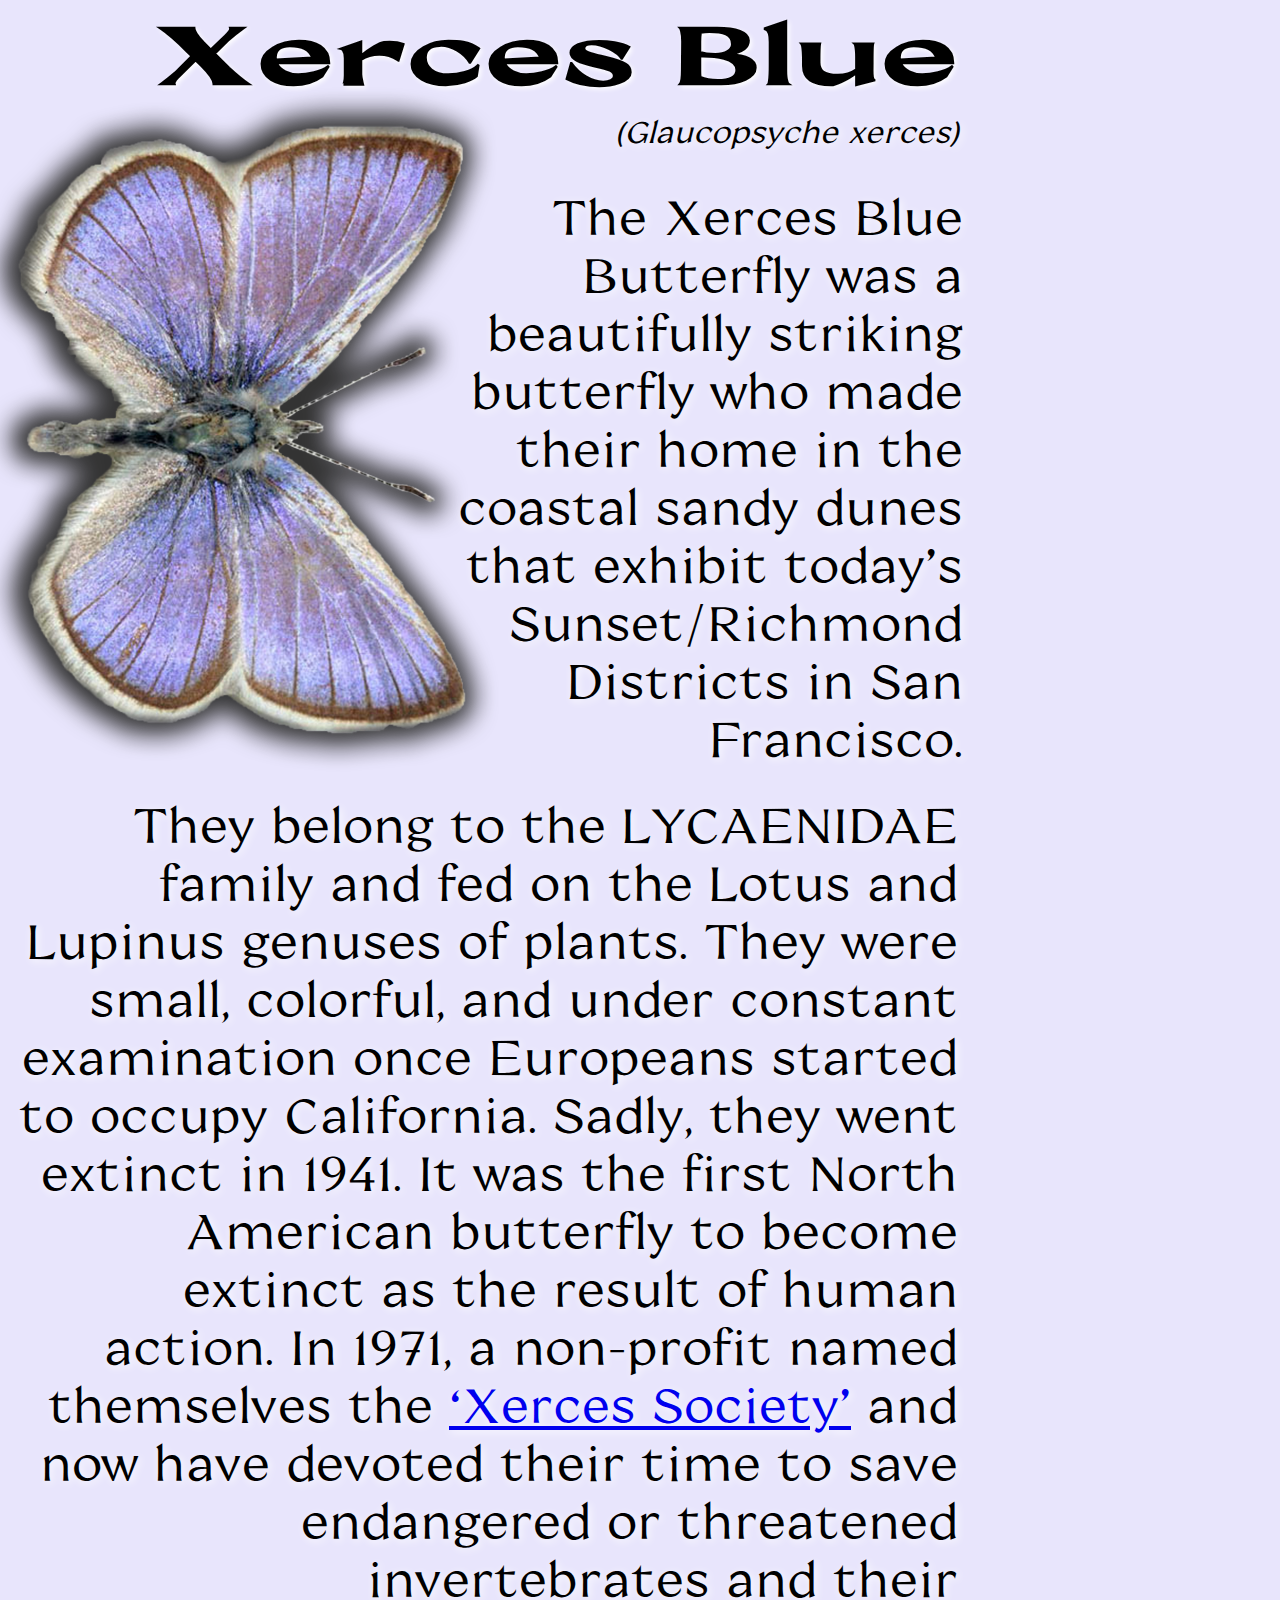
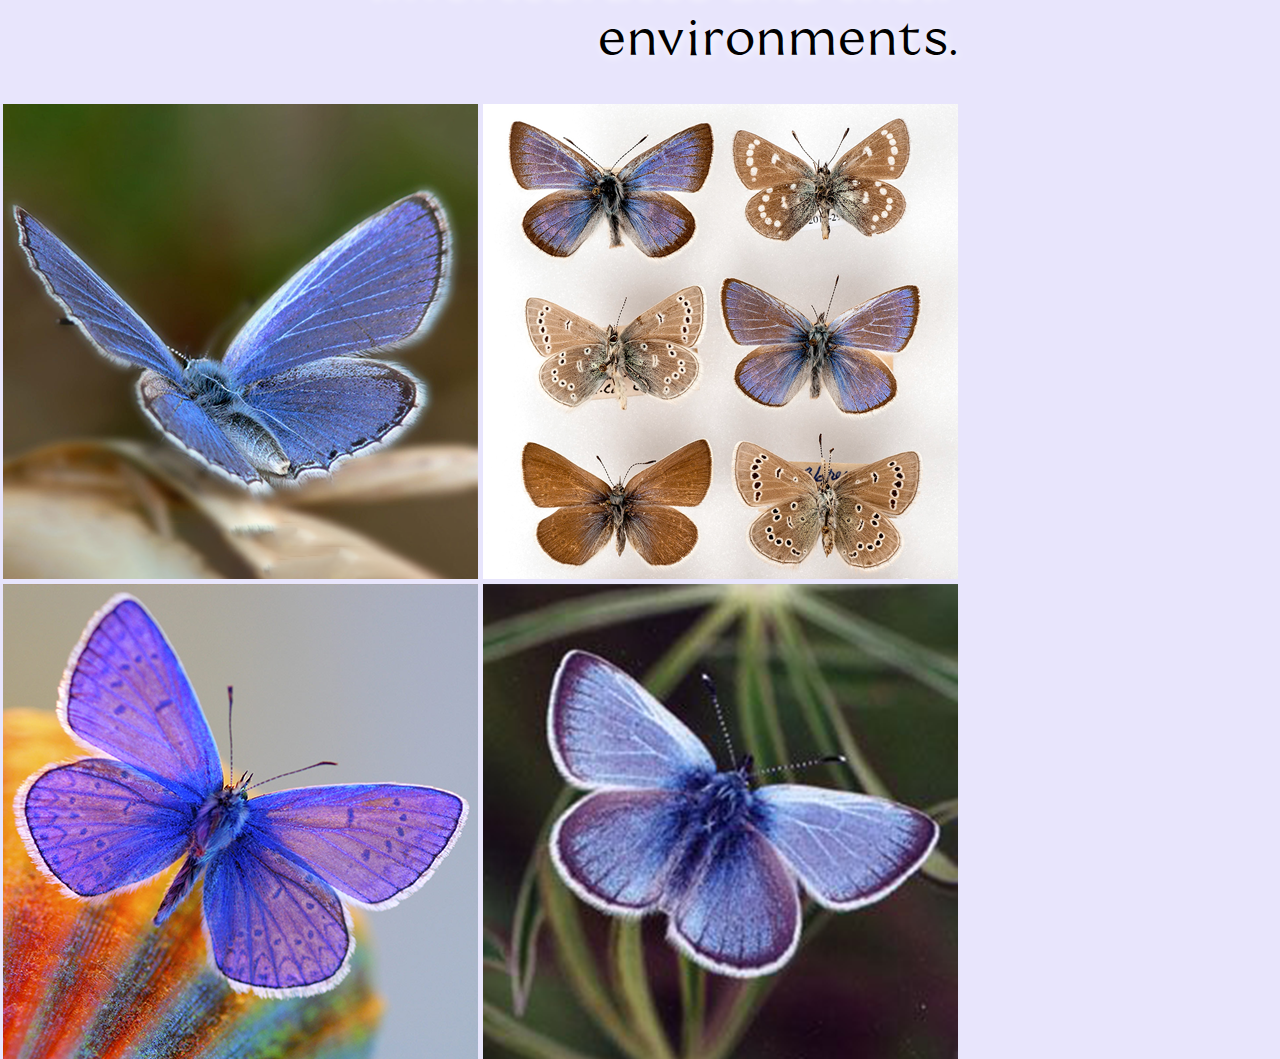
<file: pages/xerces.html>
<!DOCTYPE html>
<html>
  <head>
    <meta charset="utf-8">
    <title></title>
    <link rel="stylesheet" href="../CSS/xerces.css">
  </head>
  <body>
    <div id="container">
<div class="xercesH1">
<h1>Xerces Blue</h1></div>
<p class="p1">(Glaucopsyche xerces)</p>
<p class="p2"> The Xerces Blue Butterfly was a beautifully striking butterfly who made their home in the coastal sandy dunes that exhibit today’s Sunset/Richmond Districts in San Francisco.</p>
<p class="p3">They belong to the LYCAENIDAE family and fed on the Lotus and Lupinus genuses of plants. They were small, colorful, and under constant examination once Europeans started to occupy California. Sadly, they went extinct in 1941. It was the first North American butterfly to become extinct as the result of human action.
  In 1971, a non-profit named themselves the <a href="https://www.xerces.org/">‘Xerces Society’</a> and now have devoted their time to save endangered or threatened invertebrates and their environments.
</p>
</div>

<img class="xerces" src="../img/xerces/xerces.png" alt="">
<div id="container2">
  <img class="xerces1" src="../img/xerces/xerces1.png" alt="">
  <img class="xerces2" src="../img/xerces/xerces2.png" alt="">
  <img class="xerces3" src="../img/xerces/xerces3.png" alt="">
  <img class="xerces4" src="../img/xerces/xerces5.png" alt="">
</div>
  </body>
</html>
</file>
<file: CSS/style.css>
@font-face {
  font-family: body;
  src: url(../type/Coconat-Regular.otf);
}
@font-face {
  font-family: head;
  src: url(../type/Coconat-BoldExt.otf);
}
a:link {
  color: black;
  text-shadow: 2px 5px 8px grey;
  background-color: transparent;
  text-decoration: none;
}
a:visited {
  color: white;
  background-color: transparent;
  text-decoration: none;
}

a:hover {
  color: red;
  background-color: transparent;
  text-decoration: underline;
}

a:active {
  color: black;
  background-color: transparent;
  text-decoration: underline;
}
p{
  font-family: body;
  font-size: 42pt;
  text-align: center;
  line-height: 45%;
}

h1{
font-family: head;
font-size: 48pt;
text-align: center;
position: relative;
top: 0px;
}
body {
  background-color: white;
  }
#container{
  position: relative;
  top: 0px;
  width: 100%;
}

.BG {
  top: 0%;
  position: absolute;
  width: 100%;
  height: 100%;
  z-index: -1;

}

.SnakeLink {
  position: relative;
  /* top: 100px; */
}
</file>
<file: CSS/coyote.css>
@font-face {
  font-family: body;
  src: url(../type/Coconat-Regular.otf);
}
@font-face {
  font-family: head;
  src: url(../type/Coconat-BoldExt.otf);
}
body{
  background-color: #E8E5FC ;
}
#container{
  position: relative;
  height: 1350px;
  width: 950px;
  right:0px;
  top: -50px;
}

.H1 {
/* width: 100%; */
  font-family: head;
  font-size: 40px;
  top: 50px;
  text-align: right;
  text-shadow: 2px 2px 5px white;
  color:black;
  position: relative;
  top: 0px;
}
p {
  font-family: body;
  /* width: 650px; */
  right: 0;
  font-size: 48px;
  text-align: right;
  top: 360px;
  position: absolute;
  text-shadow: 2px 2px 8px white;
}

.p1 {
  font-style: italic;
  font-size: 30px;
  top: -40px;
  position: relative;
}

.p2 {
  position: relative;
  top: -50px;
  width: 580px;
right: -375px;
text-align: right;
}
.p3{
  position: relative;
  top: -70px;
}
.p4 {
  position: relative;
  top: 0px;
}
.img {
  width: 500px;
  position: absolute;
  left: -40px;
  top: 170px;
  z-index: -1;
  transform: scaleX(-1);
}

#container2{
  position: relative;
  width: 950px;
  top: 1350px;
}
.img1 {
  position: absolute;
  right: 480px;
  top: 300px;
}
.img2 {
  position: absolute;
  right: 0px;
  top: 300px;
}
.img3 {
  position: absolute;
  left: -5px;
  top: 780px;
}
.img4 {
  position: absolute;
  right: 0;
  top: 780px;
}

.link {
  position: absolute;
  bottom: 0px;
}
</file>
<file: CSS/frog.css>
@font-face {
  font-family: body;
  src: url(../type/Coconat-Regular.otf);
}
@font-face {
  font-family: head;
  src: url(../type/Coconat-BoldExt.otf);
}
body{
  background-color: #E8E5FC ;
}
#container{
  position: relative;
  height: 1350px;
  width: 950px;
  right:0px;
  top: -50px;
}

.H1 {
/* width: 100%; */
  font-family: head;
  font-size: 40px;
  top: 50px;
  text-align: right;
  text-shadow: 2px 2px 5px white;
  color:black;
  position: relative;
  top: 0px;
}
p {
  font-family: body;
  /* width: 650px; */
  right: 0;
  font-size: 48px;
  text-align: right;
  top: 360px;
  position: absolute;
  text-shadow: 2px 2px 8px white;
}

.p1 {
  font-style: italic;
  font-size: 30px;
  top: -40px;
  position: relative;
}

.p2 {
  position: relative;
  top: -50px;
  width: 580px;
right: -375px;
text-align: right;
}
.p3{
  position: relative;
  top: -70px;
}
.frog {
  width: 700px;
  position: absolute;
  left: -180px;
  top: 200px;
  z-index: -1;
  transform: scaleX(-1);
}

#container2{
  position: relative;
  /* height: 1250px; */
  width: 950px;
  top: 270px;
}
.frog1 {
  position: absolute;
  right: 480px;
  top: 300px;
}
.frog2 {
  position: absolute;
  right: 0px;
  top: 300px;
}
.frog3 {
  position: absolute;
  left: -5px;
  top: 780px;
}
.frog4 {
  position: absolute;
  right: 0;
  top: 780px;
}
</file>
<file: CSS/grizzly.css>
@font-face {
  font-family: body;
  src: url(../type/Coconat-Regular.otf);
}
@font-face {
  font-family: head;
  src: url(../type/Coconat-BoldExt.otf);
}
body{
  background-color: #E8E5FC ;
}
#container{
  position: relative;
  height: 1350px;
  width: 950px;
  right:0px;
  top: -50px;
}

.H1 {
/* width: 100%; */
  font-family: head;
  font-size: 40px;
  top: 50px;
  text-align: right;
  text-shadow: 2px 2px 5px white;
  color:black;
  position: relative;
  top: 0px;
}
p {
  font-family: body;
  /* width: 650px; */
  right: 0;
  font-size: 48px;
  text-align: right;
  top: 360px;
  position: absolute;
  text-shadow: 2px 2px 8px white;
}

.p1 {
  font-style: italic;
  font-size: 30px;
  top: -40px;
  position: relative;
}

.p2 {
  position: relative;
  top: -50px;
  width: 580px;
right: -375px;
text-align: right;
}
.p3{
  position: relative;
  top: -50px;
}
.p4 {
  position: relative;
  top: 0px;
}
.img {
  width: 700px;
  position: absolute;
  left: -110px;
  top: 300px;
  z-index: -1;
  /* transform: scaleX(-1); */
  transform: rotate(270deg);
}

#container2{
  position: relative;
  width: 950px;
  top: 1580px;
}
.img1 {
  position: absolute;
  right: 480px;
  top: 300px;
}
.img2 {
  position: absolute;
  right: 0px;
  top: 300px;
}
.img3 {
  position: absolute;
  left: -5px;
  top: 780px;
}
.img4 {
  position: absolute;
  right: 0;
  top: 780px;
}

.link {
  position: absolute;
  bottom: 0px;
}
</file>
<file: CSS/laurel.css>
@font-face {
  font-family: body;
  src: url(../type/Coconat-Regular.otf);
}
@font-face {
  font-family: head;
  src: url(../type/Coconat-BoldExt.otf);
}
body{
  background-color: #E8E5FC ;
}

#container{
  position: relative;
  height: 1350px;
  width: 950px;
  right:0px;
  top: -50px;
}

.laurelH1 {
/* width: 100%; */
  font-family: head;
  font-size: 40px;
  top: 50px;
  text-align: right;
  text-shadow: 2px 2px 5px white;
  color:black;
  position: relative;
  top: 0px;
}
p {
  font-family: body;
  /* width: 650px; */
  right: 0;
  font-size: 48px;
  text-align: right;
  top: 360px;
  position: absolute;
  text-shadow: 2px 2px 5px white;
}

.p1 {
  font-style: italic;
  font-size: 30px;
  top: -40px;
  position: relative;
}

.p2 {
  position: relative;
  top: -50px;
  width: 780px;
right: -175px;
text-align: right;
}
.p3{
  position: relative;
  top: -70px;
}
.laurel {
  width: 400px;
  position: absolute;
  left: -20px;
  top: -10px;
  z-index: -1;
}

#container2{
  position: relative;
  height: 1050px;
  width: 950px;
  top: -240px;
}
.laurel1 {
  position: absolute;
  left: 480px;
  top: 300px;
}
.laurel2 {
  position: absolute;
  left: 0px;
  top: 300px;
}
.laurel3 {
  position: relative;
  left: 0px;
  top: 780px;
}
.laurel4 {
  position: absolute;
  left: 480px;
  top: 780px;
}
</file>
<file: CSS/ohlone.css>
@font-face {
  font-family: body;
  src: url(../type/Coconat-Regular.otf);
}
@font-face {
  font-family: head;
  src: url(../type/Coconat-BoldExt.otf);
}
body{
  background-color: #E8E5FC ;
}
#container{
  position: relative;
  height: 1350px;
  width: 950px;
  right:0px;
  top: -50px;
}

.H1 {
/* width: 100%; */
  font-family: head;
  font-size: 40px;
  top: 50px;
  text-align: right;
  text-shadow: 2px 2px 5px white;
  color:black;
  position: relative;
  top: 0px;
}
p {
  font-family: body;
  /* width: 650px; */
  right: 0;
  font-size: 48px;
  text-align: right;
  top: 360px;
  position: absolute;
  text-shadow: 2px 2px 8px white;
}

.p1 {
  font-style: italic;
  font-size: 30px;
  top: -40px;
  position: relative;
}

.p2 {
  position: relative;
  top: -50px;
  width: 580px;
right: -375px;
text-align: right;
}
.p3{
  position: relative;
  top: 0px;
}
.p4 {
  position: relative;
  top: 0px;
}
.img {
  width: 480px;
  position: absolute;
  left: -30px;
  top: 50px;
  z-index: -1;
  /* transform: scaleX(-1); */
  /* transform: rotate(270deg); */
}

#container2{
  position: relative;
  width: 950px;
  top: 1500px;
}
.img1 {
  position: absolute;
  right: 480px;
  top: 300px;
}
.img2 {
  position: absolute;
  right: 0px;
  top: 300px;
}
.img3 {
  position: absolute;
  left: -5px;
  top: 780px;
}
.img4 {
  position: absolute;
  right: 0;
  top: 780px;
}

.link {
  position: absolute;
  bottom: 0px;
}
</file>
<file: CSS/poppy.css>
@font-face {
  font-family: body;
  src: url(../type/Coconat-Regular.otf);
}
@font-face {
  font-family: head;
  src: url(../type/Coconat-BoldExt.otf);
}
body{
  background-color: #E8E5FC ;
}
#container{
  position: relative;
  height: 1350px;
  width: 950px;
  right:0px;
  top: -50px;
}

.H1 {
/* width: 100%; */
  font-family: head;
  font-size: 40px;
  top: 50px;
  text-align: right;
  text-shadow: 2px 2px 5px white;
  color:black;
  position: relative;
  top: 0px;
}
p {
  font-family: body;
  /* width: 650px; */
  right: 0;
  font-size: 48px;
  text-align: right;
  top: 360px;
  position: absolute;
  text-shadow: 2px 2px 8px white;
}

.p1 {
  font-style: italic;
  font-size: 30px;
  top: -40px;
  position: relative;
}

.p2 {
  position: relative;
  top: -50px;
  width: 580px;
right: -375px;
text-align: right;
}
.p3{
  position: relative;
  top: 0px;
}
.p4 {
  position: relative;
  top: 0px;
}
.img {
  width: 480px;
  position: absolute;
  left: -30px;
  top: 50px;
  z-index: -1;
  /* transform: scaleX(-1); */
  /* transform: rotate(270deg); */
}

#container2{
  position: relative;
  width: 950px;
  top: 500px;
}
.img1 {
  position: absolute;
  right: 480px;
  top: 300px;
}
.img2 {
  position: absolute;
  right: 0px;
  top: 300px;
}
.img3 {
  position: absolute;
  left: -5px;
  top: 780px;
}
.img4 {
  position: absolute;
  right: 0;
  top: 780px;
}

.link {
  position: absolute;
  bottom: 0px;
}
</file>
<file: CSS/quail.css>
@font-face {
  font-family: body;
  src: url(../type/Coconat-Regular.otf);
}
@font-face {
  font-family: head;
  src: url(../type/Coconat-BoldExt.otf);
}
body{
  background-color: #E8E5FC ;
}
#container{
  position: relative;
  height: 1350px;
  width: 950px;
  right:0px;
  top: -50px;
}

.H1 {
/* width: 100%; */
  font-family: head;
  font-size: 40px;
  top: 50px;
  text-align: right;
  text-shadow: 2px 2px 5px white;
  color:black;
  position: relative;
  top: 0px;
}
p {
  font-family: body;
  /* width: 650px; */
  right: 0;
  font-size: 48px;
  text-align: right;
  top: 360px;
  position: absolute;
  text-shadow: 2px 2px 8px white;
}

.p1 {
  font-style: italic;
  font-size: 30px;
  top: -40px;
  position: relative;
}

.p2 {
  position: relative;
  top: -50px;
  width: 580px;
right: -375px;
text-align: right;
}
.p3{
  position: relative;
  top: -50px;
}
.p4 {
  position: relative;
  top: 0px;
}
.img {
  width: 560px;
  position: absolute;
  left: -100px;
  top: 120px;
  z-index: -1;
  transform: scaleX(-1);
  /* transform: rotate(270deg); */
}

#container2{
  position: relative;
  width: 950px;
  top: 500px;
}
.img1 {
  position: absolute;
  right: 480px;
  top: 300px;
}
.img2 {
  position: absolute;
  right: 0px;
  top: 300px;
}
.img3 {
  position: absolute;
  left: -5px;
  top: 780px;
}
.img4 {
  position: absolute;
  right: 0;
  top: 780px;
}

.link {
  position: absolute;
  bottom: 0px;
}
</file>
<file: CSS/ray.css>
@font-face {
  font-family: body;
  src: url(../type/Coconat-Regular.otf);
}
@font-face {
  font-family: head;
  src: url(../type/Coconat-BoldExt.otf);
}
body{
  background-color: #E8E5FC ;
}
#container{
  position: relative;
  height: 1350px;
  width: 950px;
  right:0px;
  top: -50px;
}

.H1 {
/* width: 100%; */
  font-family: head;
  font-size: 42px;
  top: 50px;
  text-align: right;
  text-shadow: 2px 2px 5px white;
  color:black;
  position: relative;
  top: 0px;
}
p {
  font-family: body;
  /* width: 650px; */
  right: 0;
  font-size: 48px;
  text-align: right;
  top: 360px;
  position: absolute;
  text-shadow: 2px 2px 8px white;
}

.p1 {
  font-style: italic;
  font-size: 30px;
  top: -40px;
  position: relative;
}

.p2 {
  position: relative;
  top: -50px;
  width: 580px;
right: -375px;
text-align: right;
}
.p3{
  position: relative;
  top: -50px;
}
.p4 {
  position: relative;
  top: 0px;
}
.img {
  width: 560px;
  position: absolute;
  left: -80px;
  top: 180px;
  z-index: -1;
  /* transform: scaleX(-1); */
  /* transform: rotate(270deg); */
}

#container2{
  position: relative;
  width: 950px;
  top: 00px;
}
.img1 {
  position: absolute;
  right: 480px;
  top: 300px;
}
.img2 {
  position: absolute;
  right: 0px;
  top: 300px;
}
.img3 {
  position: absolute;
  left: -5px;
  top: 780px;
}
.img4 {
  position: absolute;
  right: 0;
  top: 780px;
}

.link {
  position: absolute;
  bottom: 0px;
}
</file>
<file: CSS/redwood.css>
@font-face {
  font-family: body;
  src: url(../type/Coconat-Regular.otf);
}
@font-face {
  font-family: head;
  src: url(../type/Coconat-BoldExt.otf);
}
body{
  background-color: #E8E5FC ;
}
</file>
<file: CSS/sea lion.css>
@font-face {
  font-family: body;
  src: url(../type/Coconat-Regular.otf);
}
@font-face {
  font-family: head;
  src: url(../type/Coconat-BoldExt.otf);
}
body{
  background-color: #E8E5FC ;
}
#container{
  position: relative;
  height: 1350px;
  width: 950px;
  right:0px;
  top: -50px;
}

.H1 {
/* width: 100%; */
  font-family: head;
  font-size: 40px;
  top: 50px;
  text-align: right;
  text-shadow: 2px 2px 5px white;
  color:black;
  position: relative;
  top: 0px;
}
p {
  font-family: body;
  /* width: 650px; */
  right: 0;
  font-size: 48px;
  text-align: right;
  top: 360px;
  position: absolute;
  text-shadow: 2px 2px 8px white;
}

.p1 {
  font-style: italic;
  font-size: 30px;
  top: -40px;
  position: relative;
}

.p2 {
  position: relative;
  top: -50px;
  width: 580px;
right: -375px;
text-align: right;
}
.p3{
  position: relative;
  top: 0px;
}
.p4 {
  position: relative;
  top: 0px;
}
.img {
  width: 700px;
  position: absolute;
  left: -290px;
  top: 300px;
  z-index: -1;
  transform: scaleX(-1);
  /* transform: rotate(270deg); */
}

#container2{
  position: relative;
  width: 950px;
  top: 300px;
}
.img1 {
  position: absolute;
  right: 480px;
  top: 300px;
}
.img2 {
  position: absolute;
  right: 0px;
  top: 300px;
}
.img3 {
  position: absolute;
  left: -5px;
  top: 780px;
}
.img4 {
  position: absolute;
  right: 0;
  top: 780px;
}

.link {
  position: absolute;
  bottom: 0px;
}
</file>
<file: CSS/snake.css>
@font-face {
  font-family: body;
  src: url(../type/Coconat-Regular.otf);
}
@font-face {
  font-family: head;
  src: url(../type/Coconat-BoldExt.otf);
}
body{
  background-color: #E8E5FC ;
}

#snakecontainer{
  width:950px;
  position: relative;
  right: 0px;

}
.snakeH1 {
  font-family: head;
  font-size: 70px;
  text-align: right;
  text-shadow: 2px 2px 5px white;
  color:black;
  position: absolute;
}

.snakeP0 {
  font-family: body;
  font-style: italic;
  font-size: 30px;
  position: absolute;
  top: 170px;
  right: 0;
  text-align: right;
}
.snakeP1 {
  font-family: body;
  width: 650px;
  right: 0;
  font-size: 48px;
  text-align: right;
  top: 230px;
  position: absolute;
}
.snakeP2 {
  font-family: body;
  font-size: 48px;
  text-align: right;
  position: absolute;
  top: 500px;
}
.snakeP3 {
  font-family: body;
  font-size: 48px;
  text-align: right;
  position: absolute;
  top: 900px;
}
.snake2 {
width: 600px;
position: absolute;
top: 160px;
left: -240px;
z-index: -10;
opacity: 100%;
}
#snakecontainer2{
  position: absolute;
  top: 1350px;
  width: 950px;
}
.snake3 {
  position: relative;
  left: 0px;
  top: 0px;
}
.snake4 {
  position: absolute;
  left: 480px;
  top: 0px;
}
.snake5 {
  position: absolute;
  left: 0px;
  top: 480px;
}
.snake6 {
  position: absolute;
  left: 480px;
  top: 480px;
}
</file>
<file: CSS/xerces.css>
@font-face {
  font-family: body;
  src: url(../type/Coconat-Regular.otf);
}
@font-face {
  font-family: head;
  src: url(../type/Coconat-BoldExt.otf);
}
body{
  background-color: #E8E5FC ;
}

#container{
  position: relative;
  height: 1350px;
  width: 950px;
  right:0px;
  top: -50px;
}

.xercesH1 {
/* width: 100%; */
  font-family: head;
  font-size: 40px;
  top: 50px;
  text-align: right;
  text-shadow: 2px 2px 5px white;
  color:black;
  position: relative;
  top: 0px;
}
p {
  font-family: body;
  /* width: 650px; */
  right: 0;
  font-size: 48px;
  text-align: right;
  top: 360px;
  position: absolute;
  text-shadow: 2px 2px 8px white;
}

.p1 {
  font-style: italic;
  font-size: 30px;
  top: -40px;
  position: relative;
}

.p2 {
  position: relative;
  top: -50px;
  width: 580px;
right: -375px;
text-align: right;
}
.p3{
  position: relative;
  top: -70px;
}
.xerces {
  width: 700px;
  position: absolute;
  left: -100px;
  top: 160px;
  z-index: -1;
  transform: rotate(90deg);
}

#container2{
  position: relative;
  /* height: 1250px; */
  width: 950px;
  top: 0px;
}
.xerces1 {
  position: absolute;
  right: 480px;
  top: 300px;
}
.xerces4 {
  position: absolute;
  right: 0px;
  top: 300px;
}
.xerces3 {
  position: absolute;
  left: -5px;
  top: 780px;
}
.xerces2 {
  position: absolute;
  right: 0;
  top: 780px;
}
</file>
